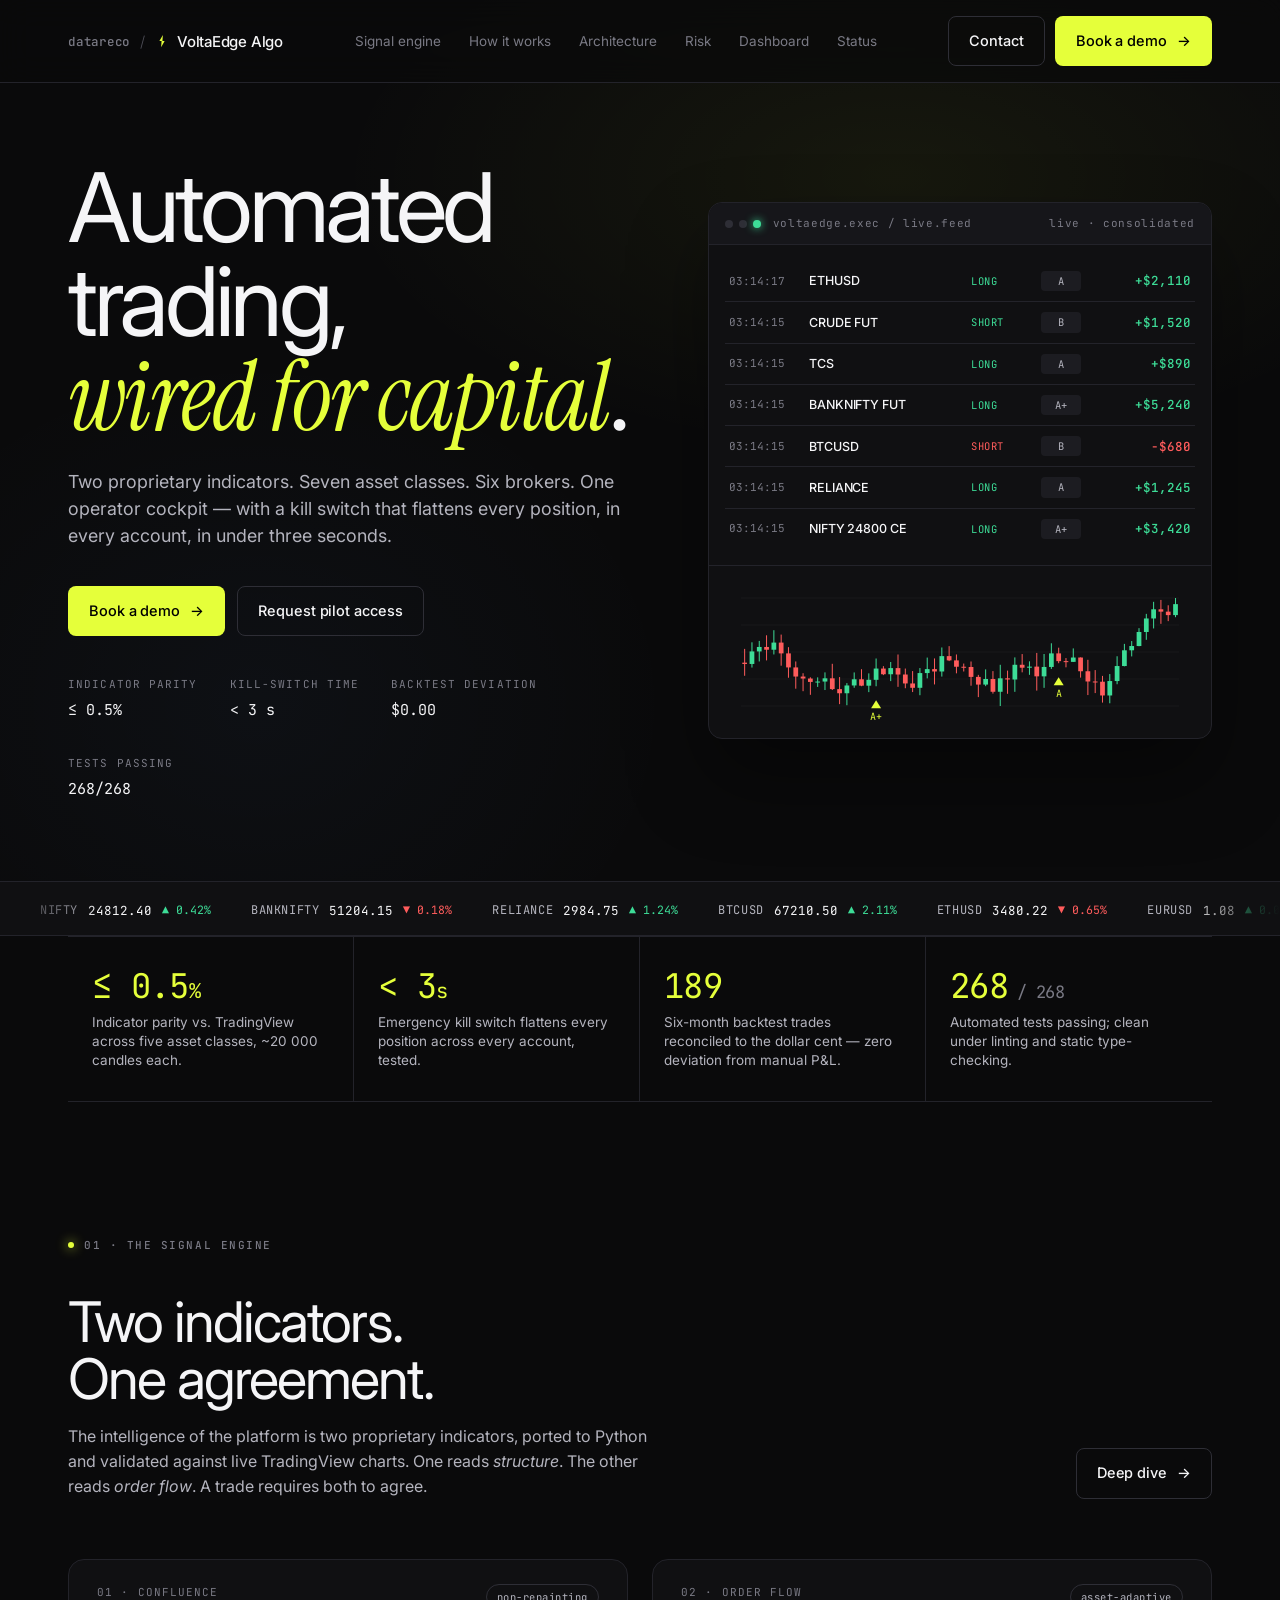
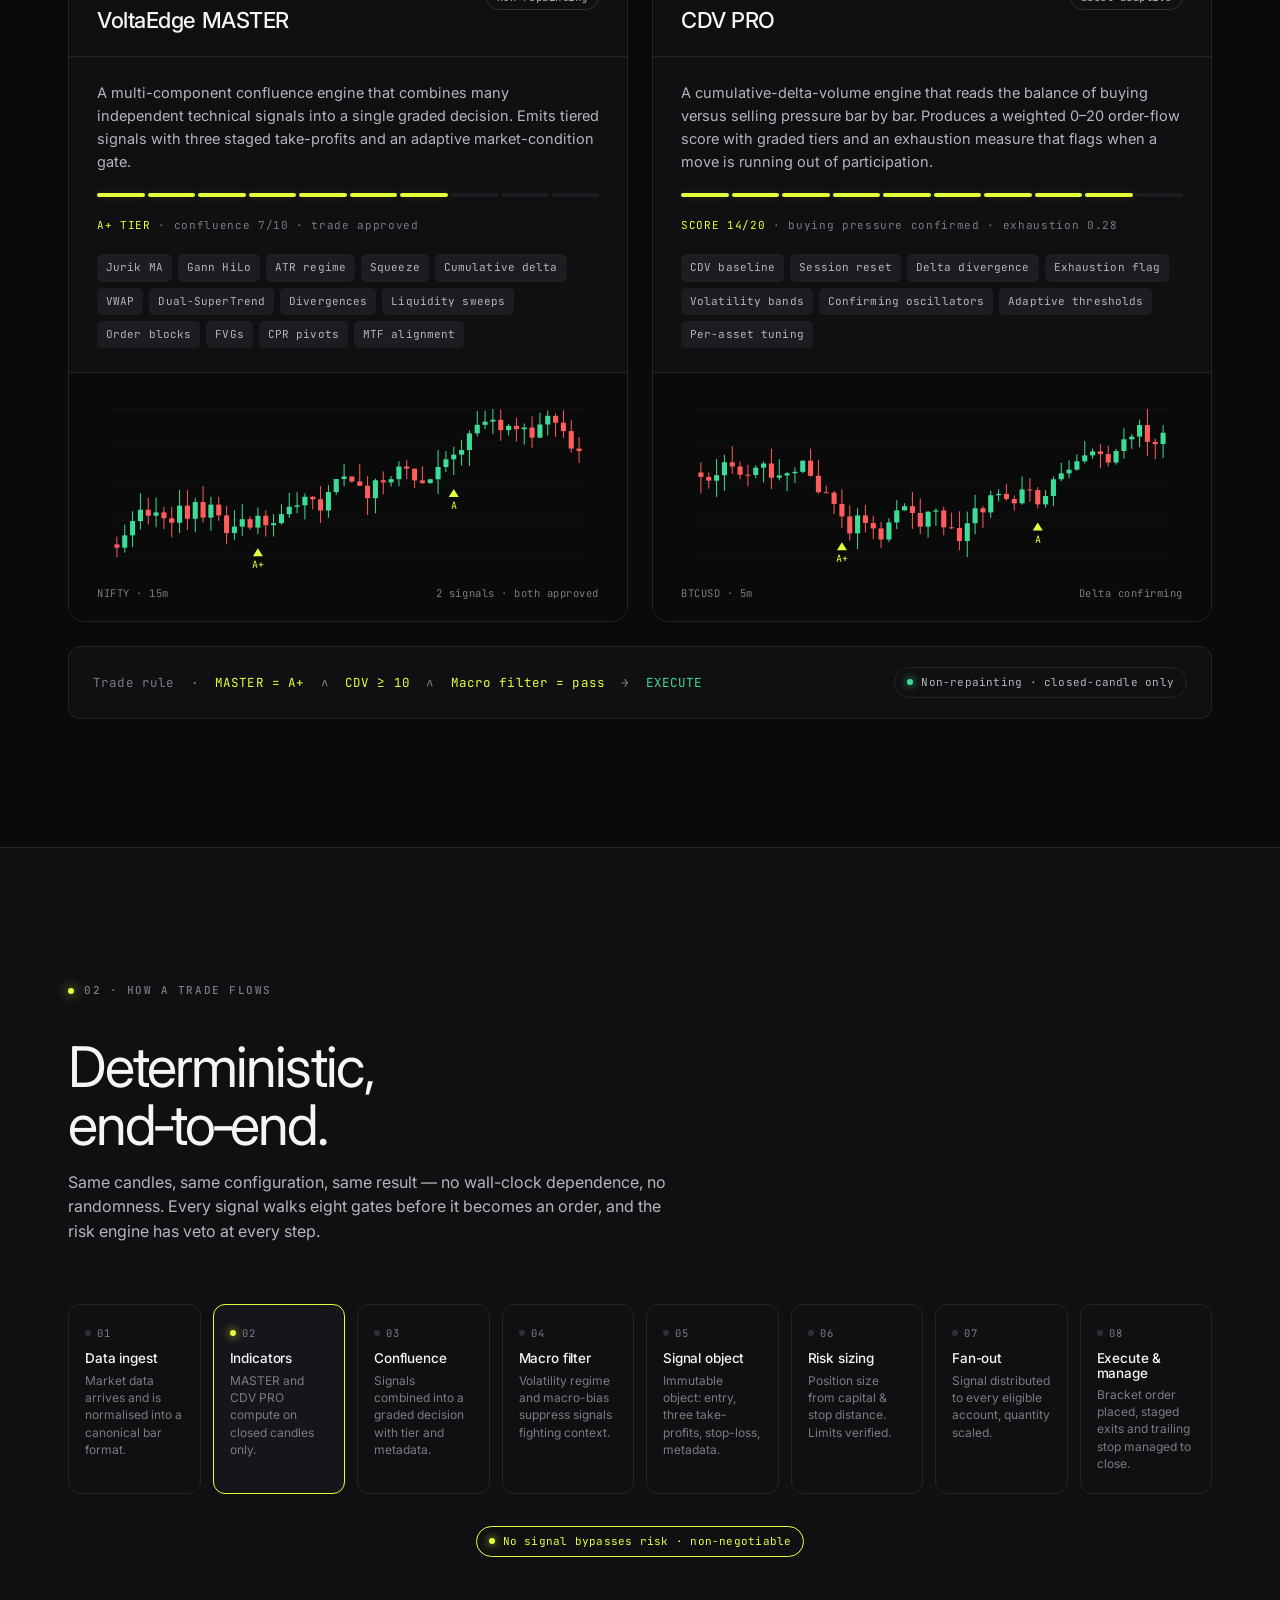
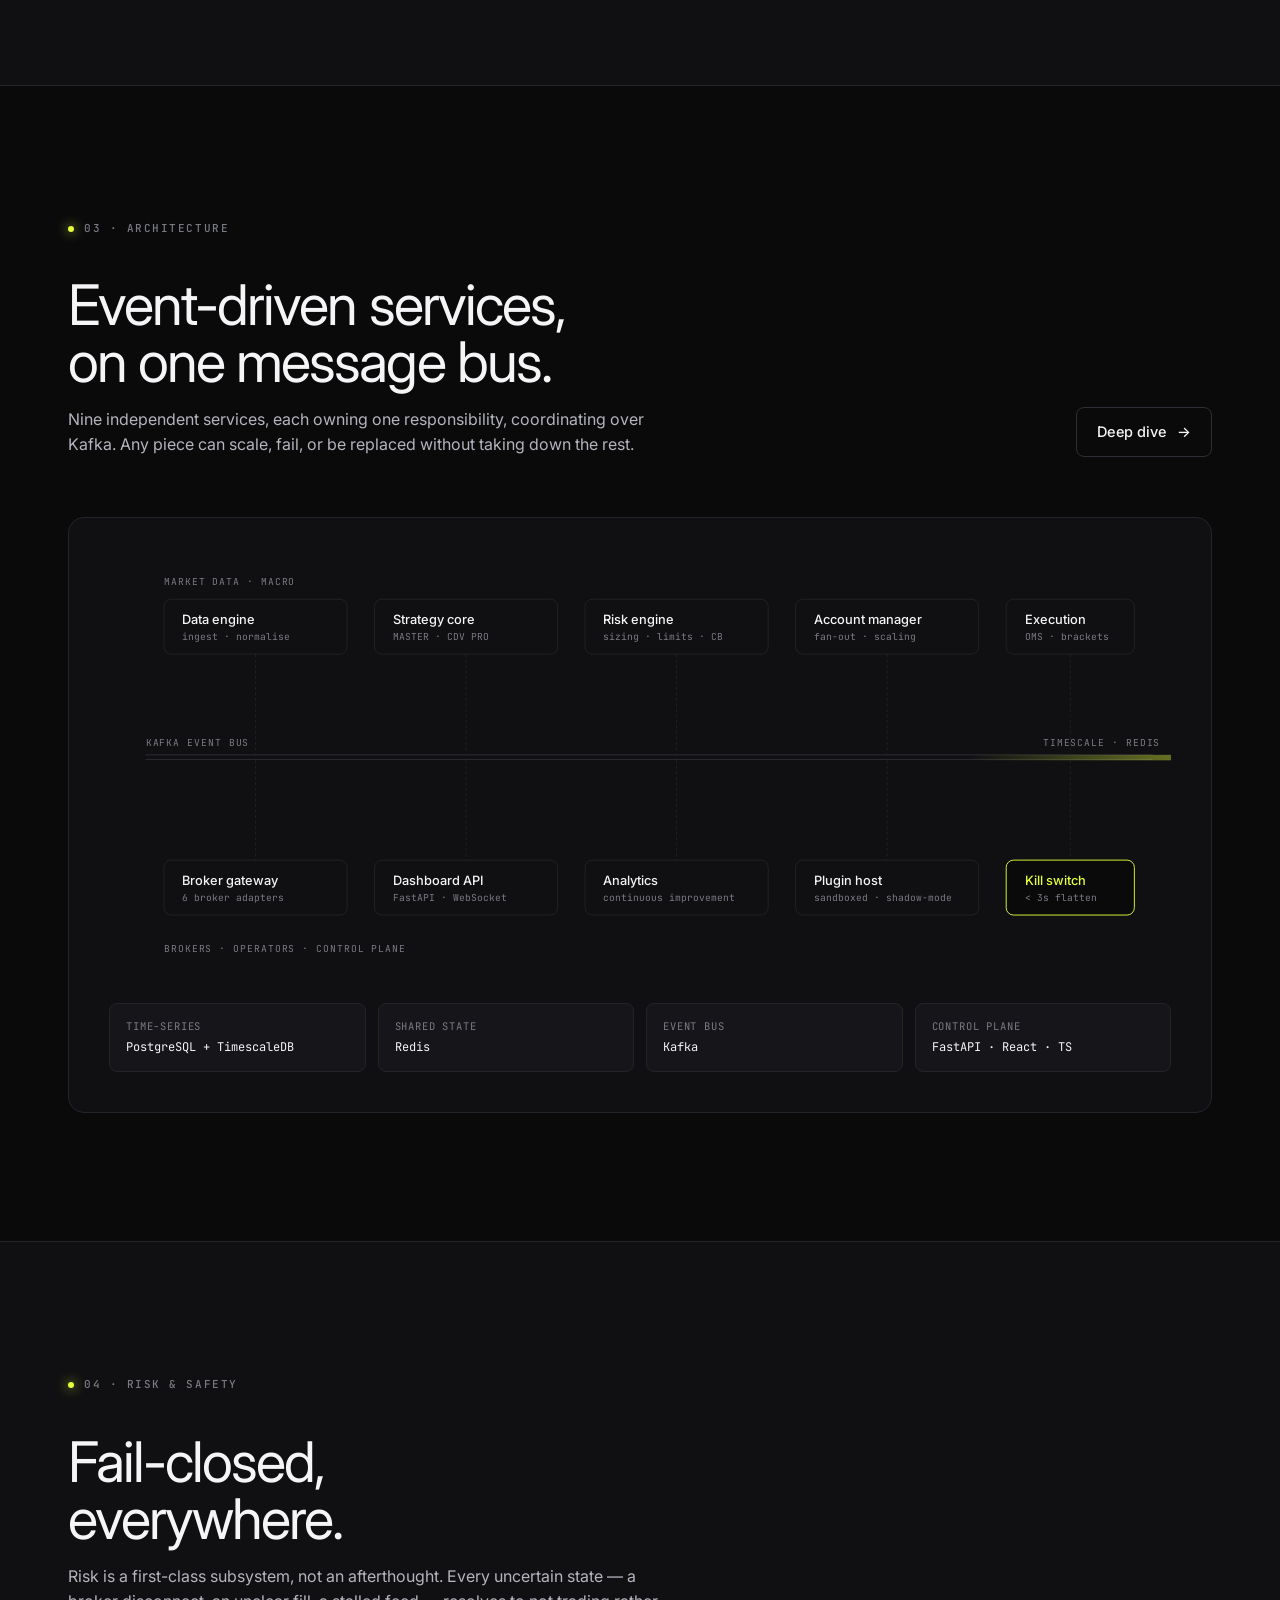
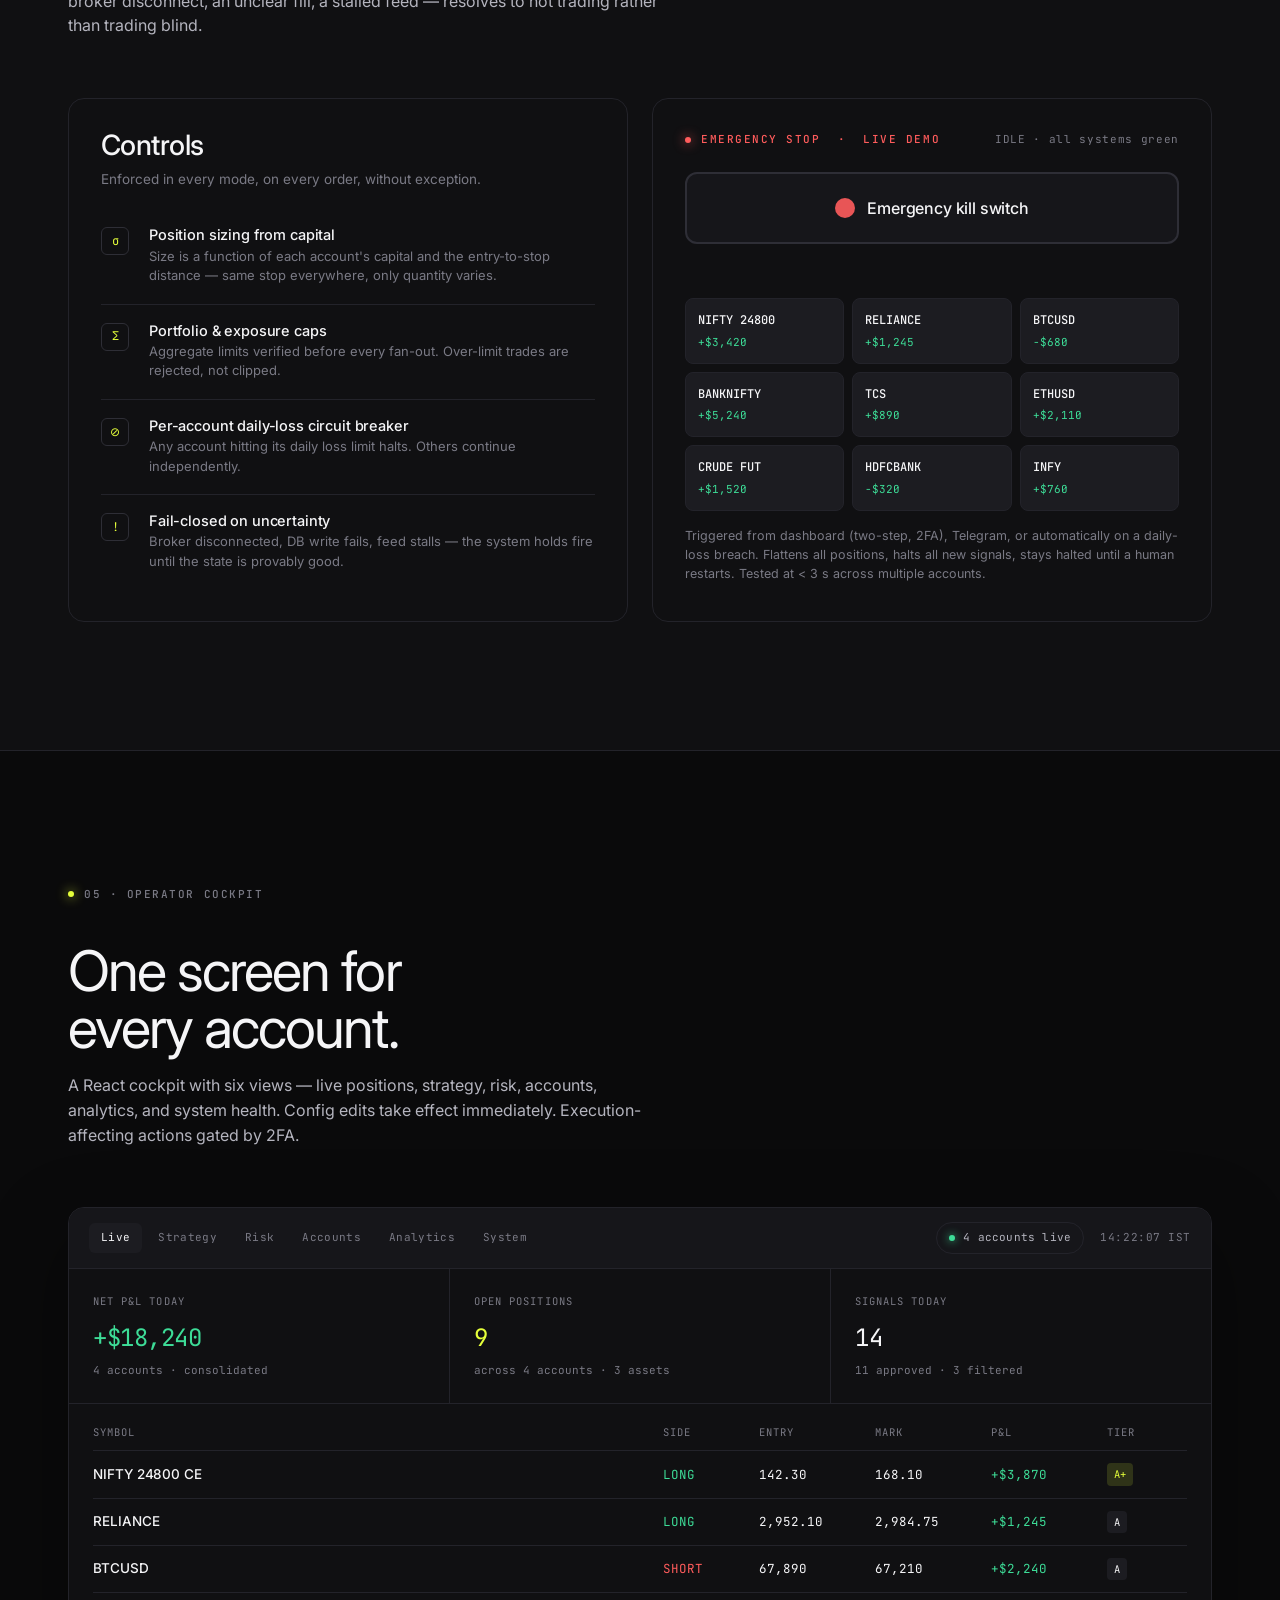
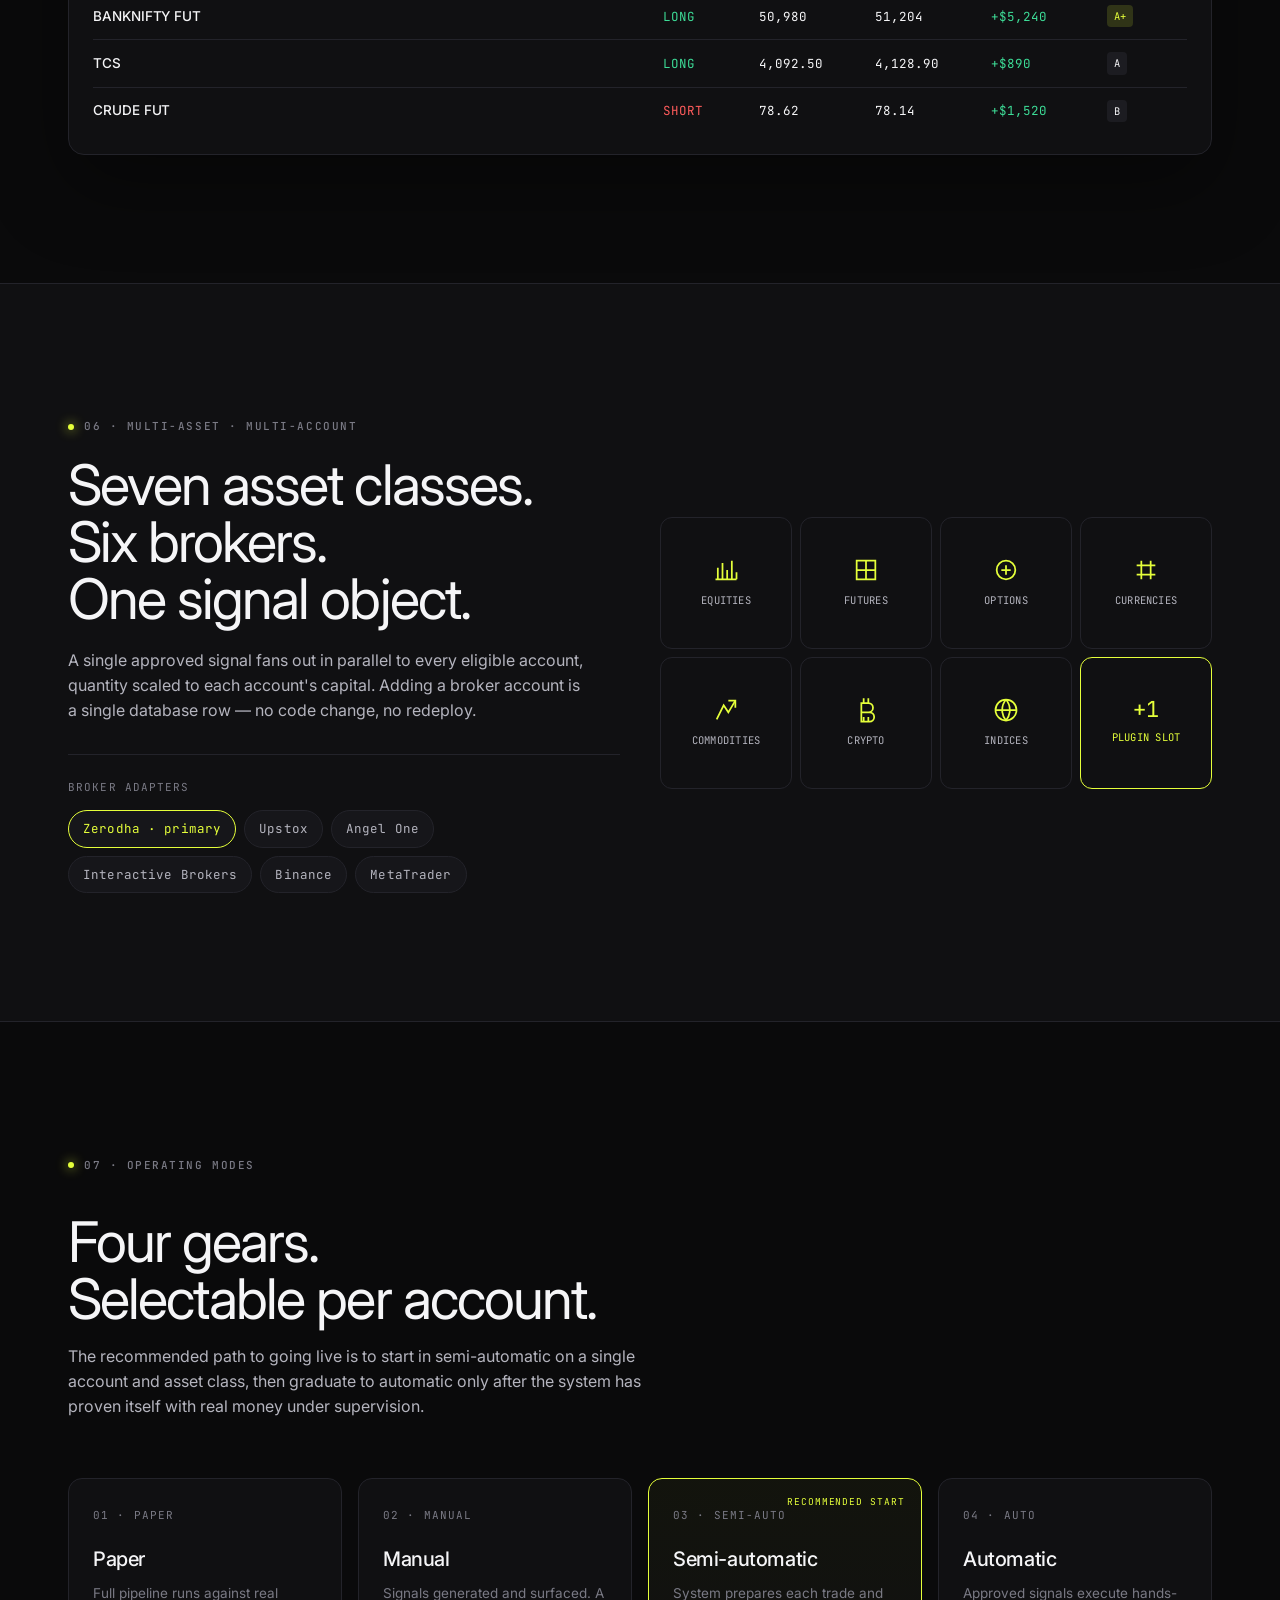
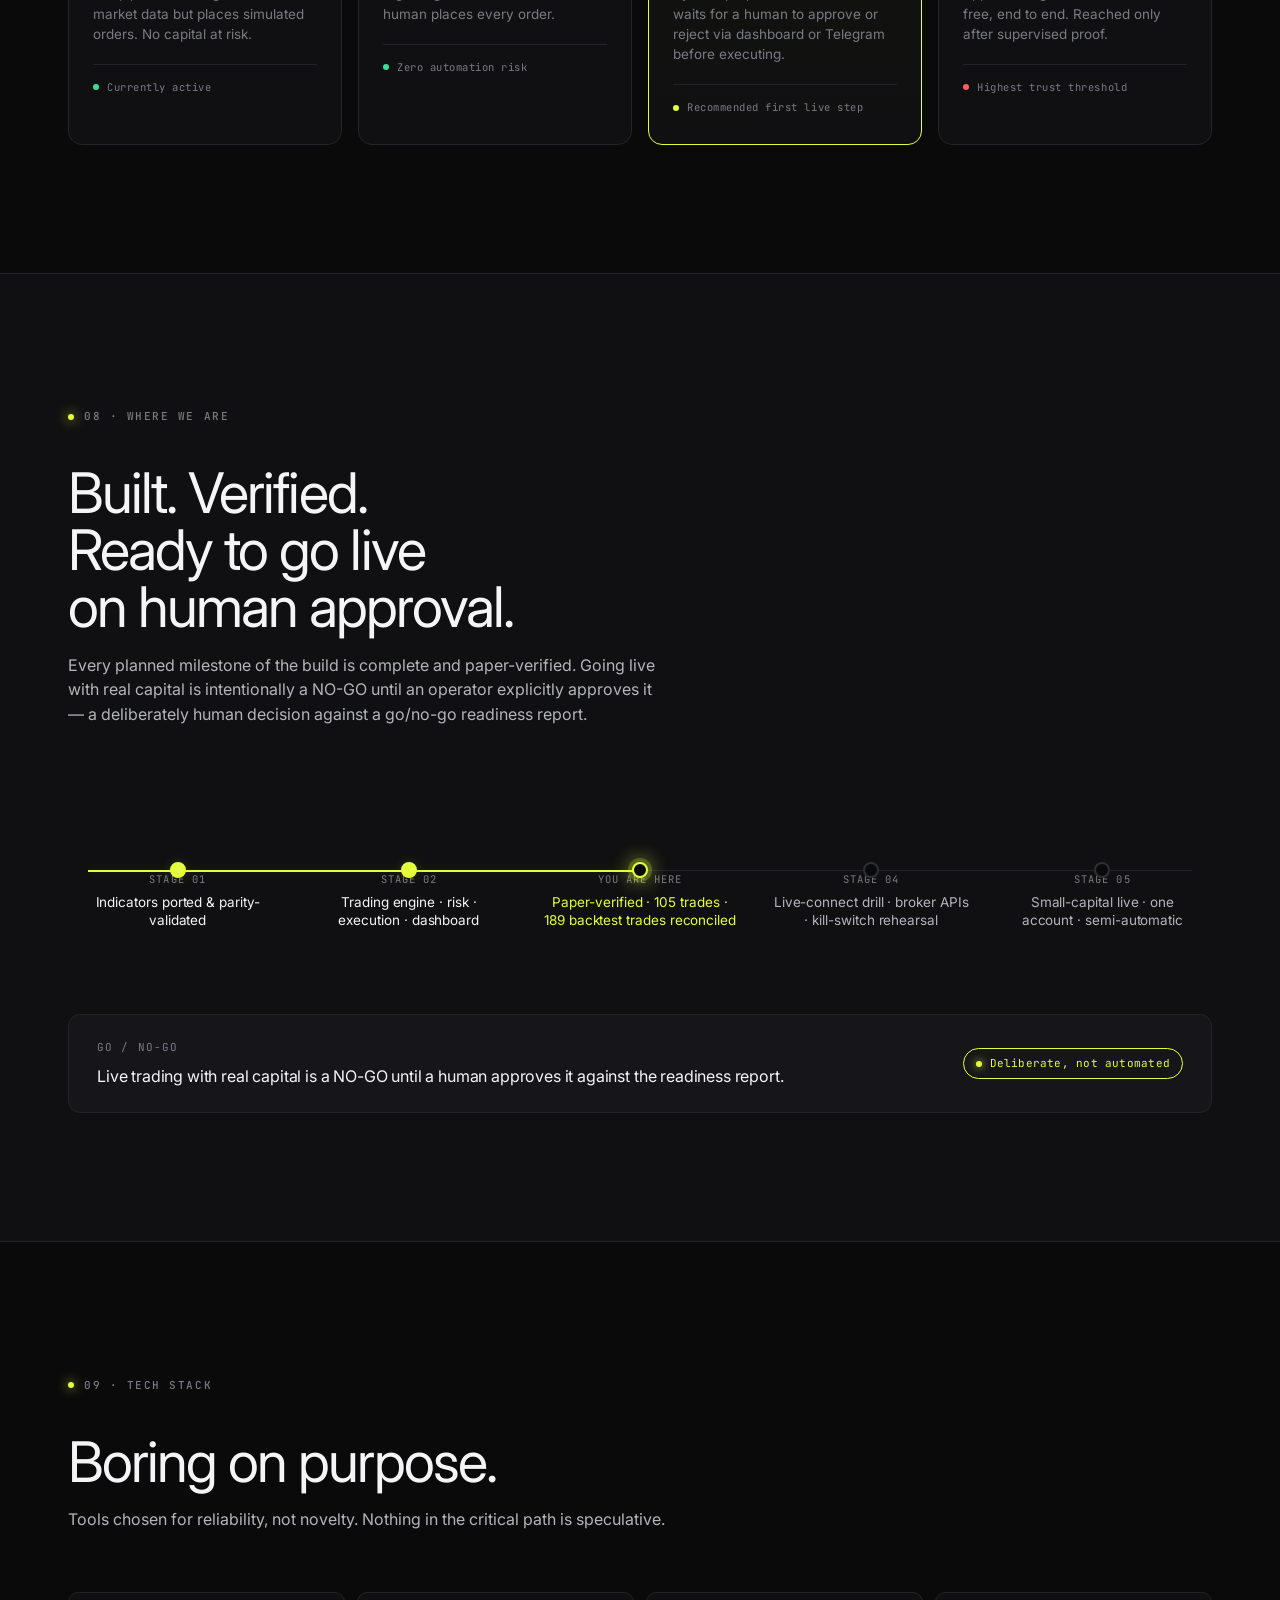
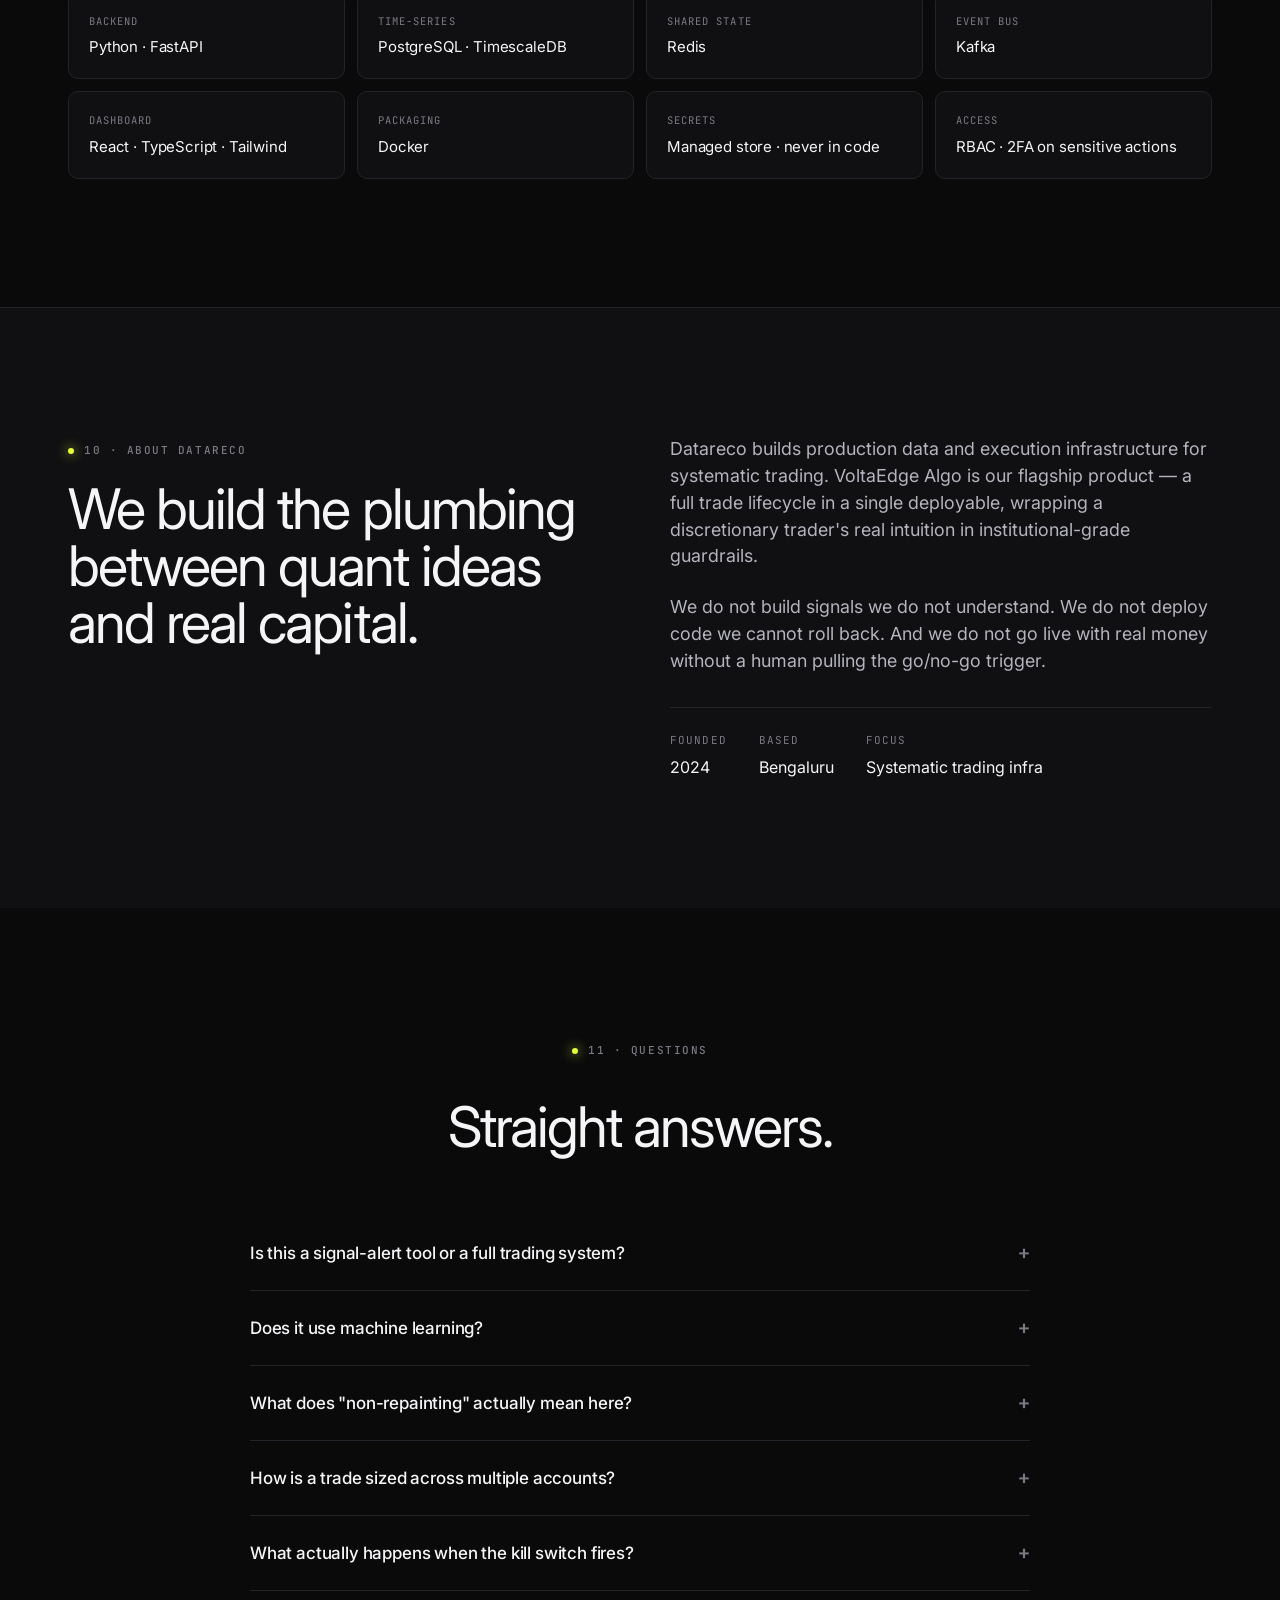
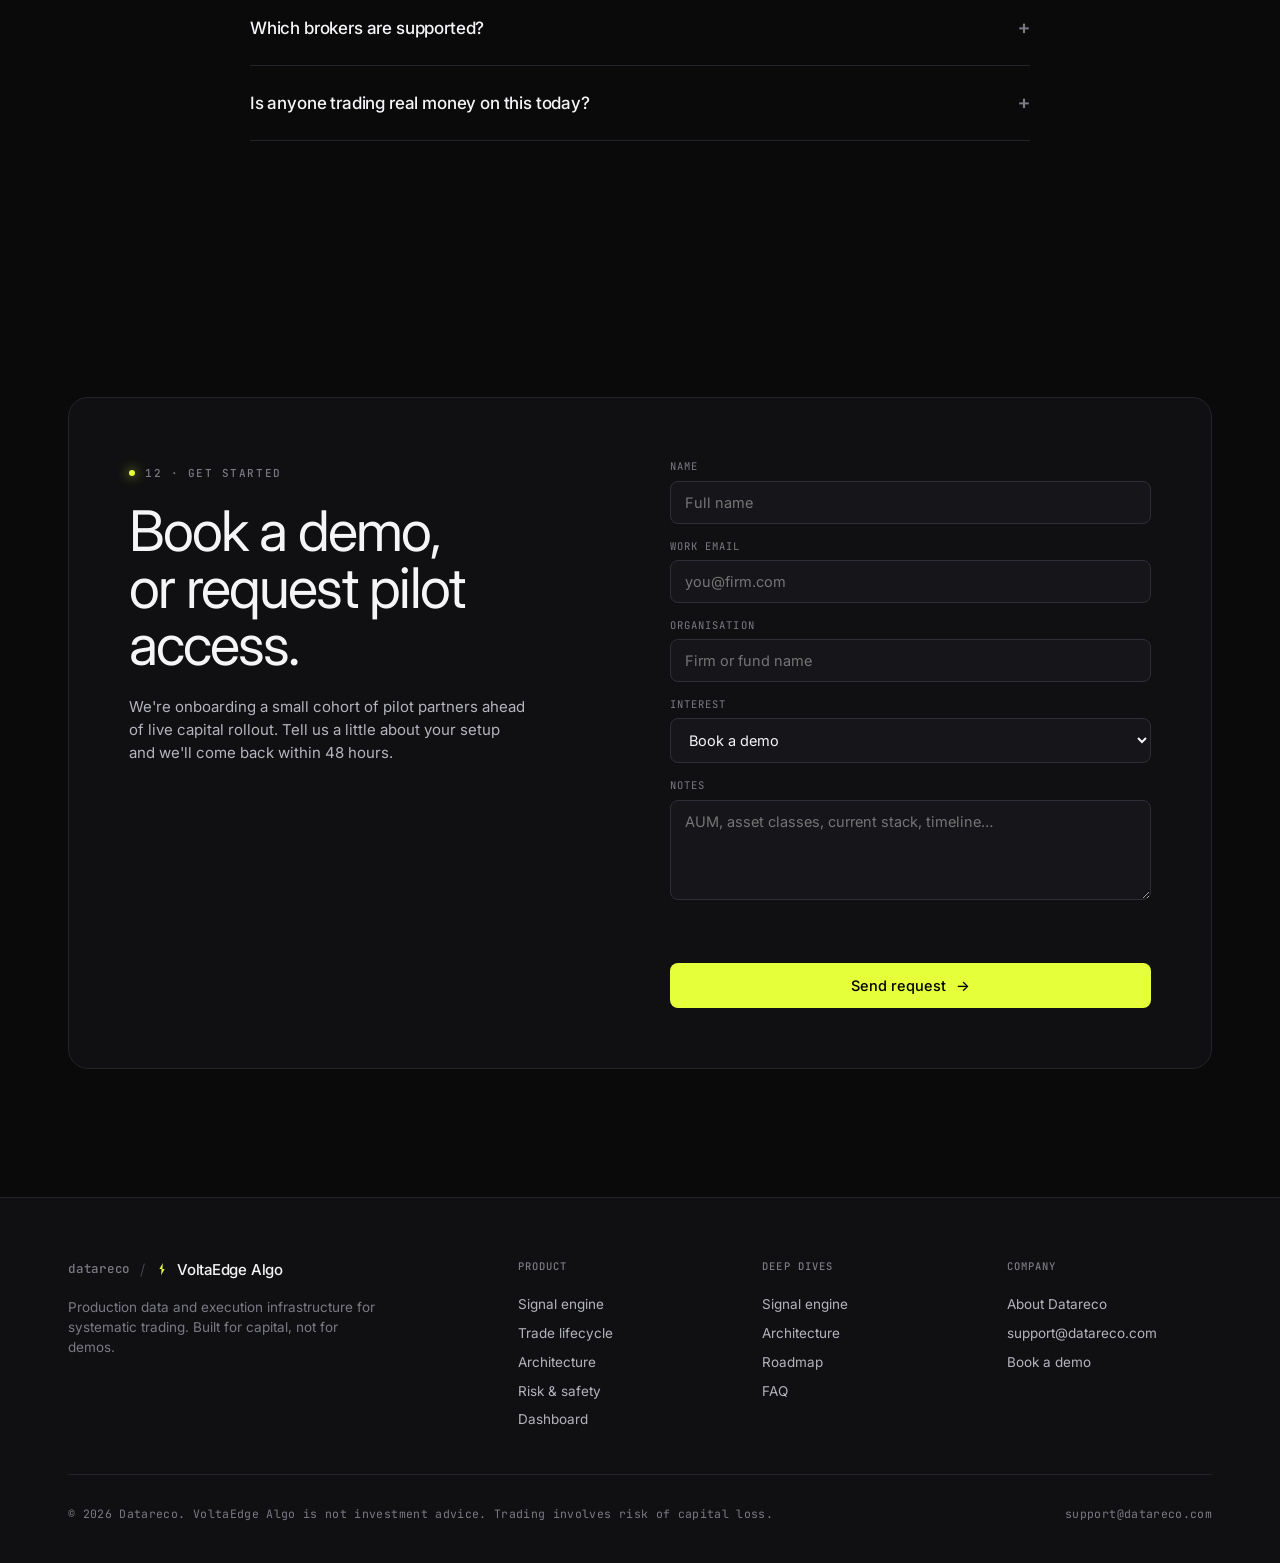
<file: index.html>
<!doctype html>
<html lang="en">
<head>
<meta charset="utf-8" />
<meta name="viewport" content="width=device-width, initial-scale=1" />
<title>VoltaEdge Algo | Automated Trading Infrastructure by Datareco</title>
<meta name="description" content="VoltaEdge Algo is a deterministic automated trading infrastructure platform with non-repainting signals, multi-broker execution, and a sub-3-second kill switch. Book a demo." />
<meta name="robots" content="index,follow,max-image-preview:large" />
<link rel="canonical" href="https://datareco.tech/" />
<link rel="icon" href="assets/voltaedge-mark.svg" type="image/svg+xml" />
<meta property="og:type" content="website" />
<meta property="og:site_name" content="Datareco" />
<meta property="og:title" content="VoltaEdge Algo | Automated Trading Infrastructure by Datareco" />
<meta property="og:description" content="Deterministic automated trading infrastructure with non-repainting signals, multi-broker execution, and a sub-3-second kill switch." />
<meta property="og:url" content="https://datareco.tech/" />
<meta property="og:image" content="https://datareco.tech/assets/voltaedge-mark.svg" />
<meta name="twitter:card" content="summary" />
<meta name="twitter:title" content="VoltaEdge Algo | Automated Trading Infrastructure by Datareco" />
<meta name="twitter:description" content="Deterministic automated trading infrastructure with non-repainting signals, multi-broker execution, and a sub-3-second kill switch." />
<meta name="twitter:image" content="https://datareco.tech/assets/voltaedge-mark.svg" />
<link rel="preconnect" href="https://fonts.googleapis.com" />
<link rel="preconnect" href="https://fonts.gstatic.com" crossorigin />
<link href="https://fonts.googleapis.com/css2?family=Inter:wght@300;400;500;600;700&family=JetBrains+Mono:wght@400;500&family=Instrument+Serif:ital@0;1&display=swap" rel="stylesheet" />
<link rel="stylesheet" href="assets/styles.css" />
<link rel="stylesheet" href="assets/site.css" />
</head>
<body>

<!-- =========================================================
     NAV
========================================================= -->
<nav class="nav">
  <div class="wrap nav-inner">
    <div class="nav-left">
      <a href="index.html" class="nav-brand">
        <span class="nav-brand-parent">datareco</span>
        <span class="nav-brand-sep">/</span>
        <span class="nav-brand-product">
          <svg width="14" height="14" viewBox="0 0 32 32" style="margin-right:2px"><path d="M18 2L10 16H15L14 30L22 16H17L18 2Z" fill="#E5FF3A"/></svg>
          VoltaEdge Algo
        </span>
      </a>
    </div>
    <div class="nav-links">
      <a href="#engine">Signal engine</a>
      <a href="#lifecycle">How it works</a>
      <a href="#architecture">Architecture</a>
      <a href="#risk">Risk</a>
      <a href="#dashboard">Dashboard</a>
      <a href="#roadmap">Status</a>
    </div>
    <div class="nav-cta">
      <a href="#contact" class="btn btn-ghost">Contact</a>
      <a href="#contact" class="btn btn-primary">Book a demo <span class="btn-arrow">→</span></a>
    </div>
  </div>
</nav>

<!-- =========================================================
     HERO
========================================================= -->
<section class="hero">
  <div class="wrap hero-grid">
    <div>
      <h1 class="h-display">
        Automated trading,<br />
        <span class="accent">wired for capital</span>.
      </h1>
      <p class="body-lg hero-sub">
        Two proprietary indicators. Seven asset classes. Six brokers.
        One operator cockpit &mdash; with a kill switch that flattens
        every position, in every account, in under three seconds.
      </p>
      <div class="hero-ctas">
        <a href="#contact" class="btn btn-primary">Book a demo <span class="btn-arrow">→</span></a>
        <a href="#roadmap" class="btn btn-ghost">Request pilot access</a>
      </div>

      <div class="hero-meta">
        <div class="hero-meta-item">
          <div class="k">Indicator parity</div>
          <div class="v">≤ 0.5%</div>
        </div>
        <div class="hero-meta-item">
          <div class="k">Kill-switch time</div>
          <div class="v">&lt; 3 s</div>
        </div>
        <div class="hero-meta-item">
          <div class="k">Backtest deviation</div>
          <div class="v">$0.00</div>
        </div>
        <div class="hero-meta-item">
          <div class="k">Tests passing</div>
          <div class="v">268/268</div>
        </div>
      </div>
    </div>

    <div class="hero-panel">
      <div class="hp-head">
        <div class="hp-head-left">
          <div class="hp-dots">
            <span class="hp-dot"></span>
            <span class="hp-dot"></span>
            <span class="hp-dot live"></span>
          </div>
          <span>voltaedge.exec / live.feed</span>
        </div>
        <span>live · consolidated</span>
      </div>
      <div class="hp-body">
        <div id="pnl-feed" class="pnl-feed"></div>
      </div>
      <div class="hero-chart-wrap">
        <canvas data-candles></canvas>
      </div>
    </div>
  </div>
</section>

<!-- =========================================================
     TICKER
========================================================= -->
<div class="ticker" data-ticker></div>

<!-- =========================================================
     TRUST BAR
========================================================= -->
<div class="wrap">
  <div class="trust">
    <div class="trust-item">
      <div class="n">≤ 0.5<span style="font-size:.6em">%</span></div>
      <div class="l">Indicator parity vs. TradingView across five asset classes, ~20 000 candles each.</div>
    </div>
    <div class="trust-item">
      <div class="n">&lt; 3<span style="font-size:.6em">s</span></div>
      <div class="l">Emergency kill switch flattens every position across every account, tested.</div>
    </div>
    <div class="trust-item">
      <div class="n">189</div>
      <div class="l">Six-month backtest trades reconciled to the dollar cent — zero deviation from manual P&amp;L.</div>
    </div>
    <div class="trust-item">
      <div class="n">268<span class="txt-3" style="font-size:.5em"> / 268</span></div>
      <div class="l">Automated tests passing; clean under linting and static type-checking.</div>
    </div>
  </div>
</div>

<!-- =========================================================
     SIGNAL ENGINE
========================================================= -->
<section class="section" id="engine">
  <div class="wrap">
    <div class="sec-head">
      <div class="sec-head-left">
        <span class="eyebrow">01 · The signal engine</span>
        <h2 class="h-section" style="margin-top:20px;">Two indicators.<br/>One agreement.</h2>
        <p>
          The intelligence of the platform is two proprietary indicators, ported to
          Python and validated against live TradingView charts. One reads
          <em>structure</em>. The other reads <em>order flow</em>. A trade requires
          both to agree.
        </p>
      </div>
      <a href="signal-engine.html" class="btn btn-ghost">Deep dive <span class="btn-arrow">→</span></a>
    </div>

    <div class="sig-grid">
      <div class="sig-card">
        <div class="sig-card-head">
          <div>
            <div class="sig-label">01 · Confluence</div>
            <h3>VoltaEdge MASTER</h3>
          </div>
          <span class="sig-tag">non-repainting</span>
        </div>
        <div class="sig-card-body">
          <p>
            A multi-component confluence engine that combines many independent
            technical signals into a single graded decision. Emits tiered signals
            with three staged take-profits and an adaptive market-condition gate.
          </p>
          <div class="gauge" aria-label="Confluence score">
            <span class="gauge-bar on"></span><span class="gauge-bar on"></span>
            <span class="gauge-bar on"></span><span class="gauge-bar on"></span>
            <span class="gauge-bar on"></span><span class="gauge-bar on"></span>
            <span class="gauge-bar on"></span><span class="gauge-bar"></span>
            <span class="gauge-bar"></span><span class="gauge-bar"></span>
          </div>
          <div style="font-family:var(--font-mono);font-size:11px;color:var(--text-3);letter-spacing:.06em;margin-bottom:14px;">
            <span class="txt-volt">A+ TIER</span> · confluence 7/10 · trade approved
          </div>
          <div class="sig-components">
            <span class="sig-comp">Jurik MA</span>
            <span class="sig-comp">Gann HiLo</span>
            <span class="sig-comp">ATR regime</span>
            <span class="sig-comp">Squeeze</span>
            <span class="sig-comp">Cumulative delta</span>
            <span class="sig-comp">VWAP</span>
            <span class="sig-comp">Dual-SuperTrend</span>
            <span class="sig-comp">Divergences</span>
            <span class="sig-comp">Liquidity sweeps</span>
            <span class="sig-comp">Order blocks</span>
            <span class="sig-comp">FVGs</span>
            <span class="sig-comp">CPR pivots</span>
            <span class="sig-comp">MTF alignment</span>
          </div>
        </div>
        <div class="sig-chart-wrap">
          <canvas data-candles></canvas>
          <div class="sig-chart-caption">
            <span>NIFTY · 15m</span>
            <span>2 signals · both approved</span>
          </div>
        </div>
      </div>

      <div class="sig-card">
        <div class="sig-card-head">
          <div>
            <div class="sig-label">02 · Order flow</div>
            <h3>CDV PRO</h3>
          </div>
          <span class="sig-tag">asset-adaptive</span>
        </div>
        <div class="sig-card-body">
          <p>
            A cumulative-delta-volume engine that reads the balance of buying versus
            selling pressure bar by bar. Produces a weighted 0–20 order-flow score
            with graded tiers and an exhaustion measure that flags when a move is
            running out of participation.
          </p>
          <div class="gauge" aria-label="Order-flow score">
            <span class="gauge-bar on"></span><span class="gauge-bar on"></span>
            <span class="gauge-bar on"></span><span class="gauge-bar on"></span>
            <span class="gauge-bar on"></span><span class="gauge-bar on"></span>
            <span class="gauge-bar on"></span><span class="gauge-bar on"></span>
            <span class="gauge-bar on"></span><span class="gauge-bar"></span>
          </div>
          <div style="font-family:var(--font-mono);font-size:11px;color:var(--text-3);letter-spacing:.06em;margin-bottom:14px;">
            <span class="txt-volt">SCORE 14/20</span> · buying pressure confirmed · exhaustion 0.28
          </div>
          <div class="sig-components">
            <span class="sig-comp">CDV baseline</span>
            <span class="sig-comp">Session reset</span>
            <span class="sig-comp">Delta divergence</span>
            <span class="sig-comp">Exhaustion flag</span>
            <span class="sig-comp">Volatility bands</span>
            <span class="sig-comp">Confirming oscillators</span>
            <span class="sig-comp">Adaptive thresholds</span>
            <span class="sig-comp">Per-asset tuning</span>
          </div>
        </div>
        <div class="sig-chart-wrap">
          <canvas data-candles></canvas>
          <div class="sig-chart-caption">
            <span>BTCUSD · 5m</span>
            <span>Delta confirming</span>
          </div>
        </div>
      </div>
    </div>

    <div style="margin-top:24px;padding:20px 24px;background:var(--bg-1);border:1px solid var(--border);border-radius:12px;display:flex;justify-content:space-between;align-items:center;gap:20px;flex-wrap:wrap;">
      <div style="font-family:var(--font-mono);font-size:12.5px;color:var(--text-2);letter-spacing:0.01em;">
        <span class="txt-3">Trade rule &nbsp;·&nbsp;</span>
        <span class="txt-volt">MASTER = A+</span>
        <span class="txt-3">&nbsp;∧&nbsp;</span>
        <span class="txt-volt">CDV ≥ 10</span>
        <span class="txt-3">&nbsp;∧&nbsp;</span>
        <span class="txt-volt">Macro filter = pass</span>
        <span class="txt-3">&nbsp;→&nbsp;</span>
        <span class="txt-up">EXECUTE</span>
      </div>
      <div class="pill"><span class="pill-dot"></span>Non-repainting · closed-candle only</div>
    </div>
  </div>
</section>

<!-- =========================================================
     TRADE LIFECYCLE
========================================================= -->
<section class="section" id="lifecycle" style="background: var(--bg-1); border-top:1px solid var(--border); border-bottom:1px solid var(--border);">
  <div class="wrap">
    <div class="sec-head">
      <div class="sec-head-left">
        <span class="eyebrow">02 · How a trade flows</span>
        <h2 class="h-section" style="margin-top:20px;">Deterministic,<br/>end&#8209;to&#8209;end.</h2>
        <p>
          Same candles, same configuration, same result — no wall-clock dependence,
          no randomness. Every signal walks eight gates before it becomes an order,
          and the risk engine has veto at every step.
        </p>
      </div>
    </div>

    <div class="lc-track">
      <div class="lc-stage active">
        <div class="lc-num"><span class="lc-num-dot"></span>01</div>
        <h4>Data ingest</h4>
        <p>Market data arrives and is normalised into a canonical bar format.</p>
      </div>
      <div class="lc-stage">
        <div class="lc-num"><span class="lc-num-dot"></span>02</div>
        <h4>Indicators</h4>
        <p>MASTER and CDV PRO compute on closed candles only.</p>
      </div>
      <div class="lc-stage">
        <div class="lc-num"><span class="lc-num-dot"></span>03</div>
        <h4>Confluence</h4>
        <p>Signals combined into a graded decision with tier and metadata.</p>
      </div>
      <div class="lc-stage">
        <div class="lc-num"><span class="lc-num-dot"></span>04</div>
        <h4>Macro filter</h4>
        <p>Volatility regime and macro-bias suppress signals fighting context.</p>
      </div>
      <div class="lc-stage">
        <div class="lc-num"><span class="lc-num-dot"></span>05</div>
        <h4>Signal object</h4>
        <p>Immutable object: entry, three take-profits, stop-loss, metadata.</p>
      </div>
      <div class="lc-stage">
        <div class="lc-num"><span class="lc-num-dot"></span>06</div>
        <h4>Risk sizing</h4>
        <p>Position size from capital &amp; stop distance. Limits verified.</p>
      </div>
      <div class="lc-stage">
        <div class="lc-num"><span class="lc-num-dot"></span>07</div>
        <h4>Fan-out</h4>
        <p>Signal distributed to every eligible account, quantity scaled.</p>
      </div>
      <div class="lc-stage">
        <div class="lc-num"><span class="lc-num-dot"></span>08</div>
        <h4>Execute &amp; manage</h4>
        <p>Bracket order placed, staged exits and trailing stop managed to close.</p>
      </div>
    </div>

    <div style="margin-top:32px;text-align:center;">
      <span class="pill" style="border-color:var(--volt);color:var(--volt);">
        <span class="pill-dot" style="background:var(--volt);box-shadow:0 0 8px var(--volt);"></span>
        No signal bypasses risk · non-negotiable
      </span>
    </div>
  </div>
</section>

<!-- =========================================================
     ARCHITECTURE
========================================================= -->
<section class="section" id="architecture">
  <div class="wrap">
    <div class="sec-head">
      <div class="sec-head-left">
        <span class="eyebrow">03 · Architecture</span>
        <h2 class="h-section" style="margin-top:20px;">Event-driven services,<br/>on one message bus.</h2>
        <p>
          Nine independent services, each owning one responsibility, coordinating
          over Kafka. Any piece can scale, fail, or be replaced without taking
          down the rest.
        </p>
      </div>
      <a href="architecture.html" class="btn btn-ghost">Deep dive <span class="btn-arrow">→</span></a>
    </div>

    <div class="arch-wrap">
      <svg class="arch-svg" viewBox="0 0 1160 460" xmlns="http://www.w3.org/2000/svg">
        <defs>
          <linearGradient id="busGrad" x1="0" x2="1" y1="0" y2="0">
            <stop offset="0%" stop-color="#E5FF3A" stop-opacity="0"/>
            <stop offset="50%" stop-color="#E5FF3A" stop-opacity="1"/>
            <stop offset="100%" stop-color="#E5FF3A" stop-opacity="0"/>
          </linearGradient>
        </defs>

        <!-- Top row: Ingest -->
        <g font-family="'JetBrains Mono', monospace" font-size="10.5" fill="#7A7A85" letter-spacing="1">
          <text x="60" y="30">MARKET DATA · MACRO</text>
        </g>
        <g>
          <rect x="60" y="45" width="200" height="60" rx="8" fill="#101012" stroke="#23232A"/>
          <text x="80" y="72" fill="#F5F5F7" font-family="Inter" font-size="14" font-weight="500">Data engine</text>
          <text x="80" y="90" fill="#7A7A85" font-family="'JetBrains Mono', monospace" font-size="10.5">ingest · normalise</text>
        </g>
        <g>
          <rect x="290" y="45" width="200" height="60" rx="8" fill="#101012" stroke="#23232A"/>
          <text x="310" y="72" fill="#F5F5F7" font-family="Inter" font-size="14" font-weight="500">Strategy core</text>
          <text x="310" y="90" fill="#7A7A85" font-family="'JetBrains Mono', monospace" font-size="10.5">MASTER · CDV PRO</text>
        </g>
        <g>
          <rect x="520" y="45" width="200" height="60" rx="8" fill="#101012" stroke="#23232A"/>
          <text x="540" y="72" fill="#F5F5F7" font-family="Inter" font-size="14" font-weight="500">Risk engine</text>
          <text x="540" y="90" fill="#7A7A85" font-family="'JetBrains Mono', monospace" font-size="10.5">sizing · limits · CB</text>
        </g>
        <g>
          <rect x="750" y="45" width="200" height="60" rx="8" fill="#101012" stroke="#23232A"/>
          <text x="770" y="72" fill="#F5F5F7" font-family="Inter" font-size="14" font-weight="500">Account manager</text>
          <text x="770" y="90" fill="#7A7A85" font-family="'JetBrains Mono', monospace" font-size="10.5">fan-out · scaling</text>
        </g>
        <g>
          <rect x="980" y="45" width="140" height="60" rx="8" fill="#101012" stroke="#23232A"/>
          <text x="1000" y="72" fill="#F5F5F7" font-family="Inter" font-size="14" font-weight="500">Execution</text>
          <text x="1000" y="90" fill="#7A7A85" font-family="'JetBrains Mono', monospace" font-size="10.5">OMS · brackets</text>
        </g>

        <!-- Bus -->
        <line x1="40" y1="215" x2="1140" y2="215" stroke="#2E2E36" stroke-width="1"/>
        <line x1="40" y1="220" x2="1140" y2="220" stroke="#2E2E36" stroke-width="1"/>
        <rect x="40" y="215" width="1100" height="6" fill="url(#busGrad)">
          <animate attributeName="x" from="-200" to="1140" dur="4s" repeatCount="indefinite"/>
        </rect>
        <text x="40" y="205" fill="#7A7A85" font-family="'JetBrains Mono', monospace" font-size="10.5" letter-spacing="1">KAFKA EVENT BUS</text>
        <text x="1020" y="205" fill="#7A7A85" font-family="'JetBrains Mono', monospace" font-size="10.5" letter-spacing="1">TIMESCALE · REDIS</text>

        <!-- Connectors down from top row -->
        <g stroke="#23232A" stroke-width="1" stroke-dasharray="3 3">
          <line x1="160" y1="105" x2="160" y2="215"/>
          <line x1="390" y1="105" x2="390" y2="215"/>
          <line x1="620" y1="105" x2="620" y2="215"/>
          <line x1="850" y1="105" x2="850" y2="215"/>
          <line x1="1050" y1="105" x2="1050" y2="215"/>
        </g>
        <!-- Connectors down to bottom row -->
        <g stroke="#23232A" stroke-width="1" stroke-dasharray="3 3">
          <line x1="160" y1="221" x2="160" y2="330"/>
          <line x1="390" y1="221" x2="390" y2="330"/>
          <line x1="620" y1="221" x2="620" y2="330"/>
          <line x1="850" y1="221" x2="850" y2="330"/>
          <line x1="1050" y1="221" x2="1050" y2="330"/>
        </g>

        <!-- Bottom row -->
        <g>
          <rect x="60" y="330" width="200" height="60" rx="8" fill="#101012" stroke="#23232A"/>
          <text x="80" y="357" fill="#F5F5F7" font-family="Inter" font-size="14" font-weight="500">Broker gateway</text>
          <text x="80" y="375" fill="#7A7A85" font-family="'JetBrains Mono', monospace" font-size="10.5">6 broker adapters</text>
        </g>
        <g>
          <rect x="290" y="330" width="200" height="60" rx="8" fill="#101012" stroke="#23232A"/>
          <text x="310" y="357" fill="#F5F5F7" font-family="Inter" font-size="14" font-weight="500">Dashboard API</text>
          <text x="310" y="375" fill="#7A7A85" font-family="'JetBrains Mono', monospace" font-size="10.5">FastAPI · WebSocket</text>
        </g>
        <g>
          <rect x="520" y="330" width="200" height="60" rx="8" fill="#101012" stroke="#23232A"/>
          <text x="540" y="357" fill="#F5F5F7" font-family="Inter" font-size="14" font-weight="500">Analytics</text>
          <text x="540" y="375" fill="#7A7A85" font-family="'JetBrains Mono', monospace" font-size="10.5">continuous improvement</text>
        </g>
        <g>
          <rect x="750" y="330" width="200" height="60" rx="8" fill="#101012" stroke="#23232A"/>
          <text x="770" y="357" fill="#F5F5F7" font-family="Inter" font-size="14" font-weight="500">Plugin host</text>
          <text x="770" y="375" fill="#7A7A85" font-family="'JetBrains Mono', monospace" font-size="10.5">sandboxed · shadow-mode</text>
        </g>
        <g>
          <rect x="980" y="330" width="140" height="60" rx="8" fill="#0A0A0B" stroke="#E5FF3A"/>
          <text x="1000" y="357" fill="#E5FF3A" font-family="Inter" font-size="14" font-weight="500">Kill switch</text>
          <text x="1000" y="375" fill="#7A7A85" font-family="'JetBrains Mono', monospace" font-size="10.5">&lt; 3s flatten</text>
        </g>

        <!-- Bottom label -->
        <text x="60" y="430" fill="#7A7A85" font-family="'JetBrains Mono', monospace" font-size="10.5" letter-spacing="1">BROKERS · OPERATORS · CONTROL PLANE</text>
      </svg>

      <div class="arch-stack">
        <div class="arch-stack-item">
          <div class="k">TIME-SERIES</div>
          <div class="v">PostgreSQL + TimescaleDB</div>
        </div>
        <div class="arch-stack-item">
          <div class="k">SHARED STATE</div>
          <div class="v">Redis</div>
        </div>
        <div class="arch-stack-item">
          <div class="k">EVENT BUS</div>
          <div class="v">Kafka</div>
        </div>
        <div class="arch-stack-item">
          <div class="k">CONTROL PLANE</div>
          <div class="v">FastAPI · React · TS</div>
        </div>
      </div>
    </div>
  </div>
</section>

<!-- =========================================================
     RISK
========================================================= -->
<section class="section" id="risk" style="background: var(--bg-1); border-top:1px solid var(--border); border-bottom:1px solid var(--border);">
  <div class="wrap">
    <div class="sec-head">
      <div class="sec-head-left">
        <span class="eyebrow">04 · Risk &amp; safety</span>
        <h2 class="h-section" style="margin-top:20px;">Fail-closed,<br/>everywhere.</h2>
        <p>
          Risk is a first-class subsystem, not an afterthought. Every uncertain
          state — a broker disconnect, an unclear fill, a stalled feed — resolves
          to not trading rather than trading blind.
        </p>
      </div>
    </div>

    <div class="risk-grid">
      <div class="risk-list">
        <h3 class="h-3" style="margin-bottom:8px;">Controls</h3>
        <p class="txt-3" style="font-size:13.5px;margin-bottom:20px;">Enforced in every mode, on every order, without exception.</p>

        <div class="risk-item">
          <div class="risk-item-icon">σ</div>
          <div>
            <h4>Position sizing from capital</h4>
            <p>Size is a function of each account's capital and the entry-to-stop distance — same stop everywhere, only quantity varies.</p>
          </div>
        </div>
        <div class="risk-item">
          <div class="risk-item-icon">Σ</div>
          <div>
            <h4>Portfolio &amp; exposure caps</h4>
            <p>Aggregate limits verified before every fan-out. Over-limit trades are rejected, not clipped.</p>
          </div>
        </div>
        <div class="risk-item">
          <div class="risk-item-icon">⊘</div>
          <div>
            <h4>Per-account daily-loss circuit breaker</h4>
            <p>Any account hitting its daily loss limit halts. Others continue independently.</p>
          </div>
        </div>
        <div class="risk-item">
          <div class="risk-item-icon">!</div>
          <div>
            <h4>Fail-closed on uncertainty</h4>
            <p>Broker disconnected, DB write fails, feed stalls — the system holds fire until the state is provably good.</p>
          </div>
        </div>
      </div>

      <div class="kill-panel">
        <div class="kill-panel-head">
          <span class="eyebrow" style="color:var(--down)">Emergency stop &nbsp;·&nbsp; live demo</span>
          <span class="kill-status" id="kill-status">IDLE · all systems green</span>
        </div>

        <button class="kill-btn" id="kill-btn" type="button">
          <span class="kill-icon" style="background: var(--down)"></span>
          <span class="kill-label">Emergency kill switch</span>
        </button>

        <div class="kill-timer mono" id="kill-timer"></div>

        <div class="kill-positions">
          <div class="kill-pos"><div class="s">NIFTY 24800</div><div class="p mono">+$3,420</div></div>
          <div class="kill-pos"><div class="s">RELIANCE</div><div class="p mono">+$1,245</div></div>
          <div class="kill-pos"><div class="s">BTCUSD</div><div class="p mono">−$680</div></div>
          <div class="kill-pos"><div class="s">BANKNIFTY</div><div class="p mono">+$5,240</div></div>
          <div class="kill-pos"><div class="s">TCS</div><div class="p mono">+$890</div></div>
          <div class="kill-pos"><div class="s">ETHUSD</div><div class="p mono">+$2,110</div></div>
          <div class="kill-pos"><div class="s">CRUDE FUT</div><div class="p mono">+$1,520</div></div>
          <div class="kill-pos"><div class="s">HDFCBANK</div><div class="p mono">−$320</div></div>
          <div class="kill-pos"><div class="s">INFY</div><div class="p mono">+$760</div></div>
        </div>

        <p class="txt-3" style="font-size:12.5px;margin-top:16px;line-height:1.5;">
          Triggered from dashboard (two-step, 2FA), Telegram, or automatically on a
          daily-loss breach. Flattens all positions, halts all new signals, stays halted
          until a human restarts. Tested at &lt; 3 s across multiple accounts.
        </p>
      </div>
    </div>
  </div>
</section>

<!-- =========================================================
     DASHBOARD PREVIEW
========================================================= -->
<section class="section" id="dashboard">
  <div class="wrap">
    <div class="sec-head">
      <div class="sec-head-left">
        <span class="eyebrow">05 · Operator cockpit</span>
        <h2 class="h-section" style="margin-top:20px;">One screen for<br/>every account.</h2>
        <p>
          A React cockpit with six views — live positions, strategy, risk,
          accounts, analytics, and system health. Config edits take effect
          immediately. Execution-affecting actions gated by 2FA.
        </p>
      </div>
    </div>

    <div class="dash">
      <div class="dash-head">
        <div class="dash-tabs">
          <span class="dash-tab active">Live</span>
          <span class="dash-tab">Strategy</span>
          <span class="dash-tab">Risk</span>
          <span class="dash-tab">Accounts</span>
          <span class="dash-tab">Analytics</span>
          <span class="dash-tab">System</span>
        </div>
        <div style="display:flex;gap:16px;align-items:center;">
          <span class="pill"><span class="pill-dot"></span>4 accounts live</span>
          <span style="font-family:var(--font-mono);font-size:11px;color:var(--text-3);letter-spacing:0.05em;">14:22:07 IST</span>
        </div>
      </div>

      <div class="dash-body">
        <div class="dash-cell">
          <div class="k">Net P&amp;L today</div>
          <div class="v up">+$18,240</div>
          <div class="sub">4 accounts · consolidated</div>
        </div>
        <div class="dash-cell">
          <div class="k">Open positions</div>
          <div class="v volt">9</div>
          <div class="sub">across 4 accounts · 3 assets</div>
        </div>
        <div class="dash-cell">
          <div class="k">Signals today</div>
          <div class="v">14</div>
          <div class="sub">11 approved · 3 filtered</div>
        </div>
      </div>

      <div class="dash-positions">
        <div class="dash-positions-head">
          <span>Symbol</span>
          <span>Side</span>
          <span>Entry</span>
          <span>Mark</span>
          <span>P&amp;L</span>
          <span>Tier</span>
        </div>
        <div class="dash-pos-row">
          <span class="dash-pos-sym">NIFTY 24800 CE</span>
          <span class="txt-up">LONG</span>
          <span>142.30</span>
          <span>168.10</span>
          <span class="txt-up">+$3,870</span>
          <span><span class="dash-pos-tier a-plus">A+</span></span>
        </div>
        <div class="dash-pos-row">
          <span class="dash-pos-sym">RELIANCE</span>
          <span class="txt-up">LONG</span>
          <span>2,952.10</span>
          <span>2,984.75</span>
          <span class="txt-up">+$1,245</span>
          <span><span class="dash-pos-tier">A</span></span>
        </div>
        <div class="dash-pos-row">
          <span class="dash-pos-sym">BTCUSD</span>
          <span class="txt-down">SHORT</span>
          <span>67,890</span>
          <span>67,210</span>
          <span class="txt-up">+$2,240</span>
          <span><span class="dash-pos-tier">A</span></span>
        </div>
        <div class="dash-pos-row">
          <span class="dash-pos-sym">BANKNIFTY FUT</span>
          <span class="txt-up">LONG</span>
          <span>50,980</span>
          <span>51,204</span>
          <span class="txt-up">+$5,240</span>
          <span><span class="dash-pos-tier a-plus">A+</span></span>
        </div>
        <div class="dash-pos-row">
          <span class="dash-pos-sym">TCS</span>
          <span class="txt-up">LONG</span>
          <span>4,092.50</span>
          <span>4,128.90</span>
          <span class="txt-up">+$890</span>
          <span><span class="dash-pos-tier">A</span></span>
        </div>
        <div class="dash-pos-row">
          <span class="dash-pos-sym">CRUDE FUT</span>
          <span class="txt-down">SHORT</span>
          <span>78.62</span>
          <span>78.14</span>
          <span class="txt-up">+$1,520</span>
          <span><span class="dash-pos-tier">B</span></span>
        </div>
      </div>
    </div>
  </div>
</section>

<!-- =========================================================
     MULTI-ACCOUNT / MULTI-ASSET
========================================================= -->
<section class="section" id="reach" style="background: var(--bg-1); border-top:1px solid var(--border); border-bottom:1px solid var(--border);">
  <div class="wrap">
    <div class="assets-layout">
      <div>
        <span class="eyebrow">06 · Multi-asset · multi-account</span>
        <h2 class="h-section" style="margin-top:20px;">Seven asset classes.<br/>Six brokers.<br/>One signal object.</h2>
        <p class="txt-2" style="margin-top:20px;font-size:16px;max-width:52ch;">
          A single approved signal fans out in parallel to every eligible
          account, quantity scaled to each account's capital. Adding a broker
          account is a single database row — no code change, no redeploy.
        </p>

        <div class="brokers">
          <div class="brokers-label">Broker adapters</div>
          <div class="brokers-list">
            <span class="broker primary">Zerodha · primary</span>
            <span class="broker">Upstox</span>
            <span class="broker">Angel One</span>
            <span class="broker">Interactive Brokers</span>
            <span class="broker">Binance</span>
            <span class="broker">MetaTrader</span>
          </div>
        </div>
      </div>

      <div class="assets-grid">
        <div class="asset-cell">
          <svg class="ico" viewBox="0 0 24 24" fill="none" stroke="currentColor" stroke-width="1.5"><path d="M3 20h18M5 20V10M9 20V6M13 20v-8M17 20V4M21 20v-6"/></svg>
          <div class="l">EQUITIES</div>
        </div>
        <div class="asset-cell">
          <svg class="ico" viewBox="0 0 24 24" fill="none" stroke="currentColor" stroke-width="1.5"><path d="M4 4h16v16H4z"/><path d="M4 12h16M12 4v16"/></svg>
          <div class="l">FUTURES</div>
        </div>
        <div class="asset-cell">
          <svg class="ico" viewBox="0 0 24 24" fill="none" stroke="currentColor" stroke-width="1.5"><circle cx="12" cy="12" r="8"/><path d="M12 8v8M8 12h8"/></svg>
          <div class="l">OPTIONS</div>
        </div>
        <div class="asset-cell">
          <svg class="ico" viewBox="0 0 24 24" fill="none" stroke="currentColor" stroke-width="1.5"><path d="M4 8h16M4 16h16"/><path d="M8 4v16M16 4v16"/></svg>
          <div class="l">CURRENCIES</div>
        </div>
        <div class="asset-cell">
          <svg class="ico" viewBox="0 0 24 24" fill="none" stroke="currentColor" stroke-width="1.5"><path d="M4 20L10 8l4 6 6-10"/><path d="M14 4h6v6"/></svg>
          <div class="l">COMMODITIES</div>
        </div>
        <div class="asset-cell">
          <svg class="ico" viewBox="0 0 24 24" fill="none" stroke="currentColor" stroke-width="1.5"><path d="M8 6h6a4 4 0 010 8H8V6zM8 14h7a4 4 0 010 8H8v-8zM10 2v4M14 2v4M10 22v-4M14 22v-4"/></svg>
          <div class="l">CRYPTO</div>
        </div>
        <div class="asset-cell">
          <svg class="ico" viewBox="0 0 24 24" fill="none" stroke="currentColor" stroke-width="1.5"><circle cx="12" cy="12" r="9"/><path d="M3 12h18M12 3a14 14 0 010 18M12 3a14 14 0 000 18"/></svg>
          <div class="l">INDICES</div>
        </div>
        <div class="asset-cell" style="border-color:var(--volt);">
          <div style="font-family:var(--font-mono);font-size:22px;color:var(--volt);letter-spacing:-0.02em;line-height:1;">+1</div>
          <div class="l" style="color:var(--volt);">PLUGIN SLOT</div>
        </div>
      </div>
    </div>
  </div>
</section>

<!-- =========================================================
     OPERATING MODES
========================================================= -->
<section class="section" id="modes">
  <div class="wrap">
    <div class="sec-head">
      <div class="sec-head-left">
        <span class="eyebrow">07 · Operating modes</span>
        <h2 class="h-section" style="margin-top:20px;">Four gears.<br/>Selectable per account.</h2>
        <p>
          The recommended path to going live is to start in semi-automatic on a
          single account and asset class, then graduate to automatic only after
          the system has proven itself with real money under supervision.
        </p>
      </div>
    </div>

    <div class="modes">
      <div class="mode">
        <div class="mode-num">01 · PAPER</div>
        <div class="mode-name">Paper</div>
        <p>Full pipeline runs against real market data but places simulated orders. No capital at risk.</p>
        <div class="mode-safety"><span class="dot g"></span>Currently active</div>
      </div>
      <div class="mode">
        <div class="mode-num">02 · MANUAL</div>
        <div class="mode-name">Manual</div>
        <p>Signals generated and surfaced. A human places every order.</p>
        <div class="mode-safety"><span class="dot g"></span>Zero automation risk</div>
      </div>
      <div class="mode rec">
        <div class="mode-num">03 · SEMI-AUTO</div>
        <div class="mode-name">Semi-automatic</div>
        <p>System prepares each trade and waits for a human to approve or reject via dashboard or Telegram before executing.</p>
        <div class="mode-safety"><span class="dot y"></span>Recommended first live step</div>
      </div>
      <div class="mode">
        <div class="mode-num">04 · AUTO</div>
        <div class="mode-name">Automatic</div>
        <p>Approved signals execute hands-free, end to end. Reached only after supervised proof.</p>
        <div class="mode-safety"><span class="dot r"></span>Highest trust threshold</div>
      </div>
    </div>
  </div>
</section>

<!-- =========================================================
     ROADMAP / STATUS
========================================================= -->
<section class="section" id="roadmap" style="background: var(--bg-1); border-top:1px solid var(--border); border-bottom:1px solid var(--border);">
  <div class="wrap">
    <div class="sec-head">
      <div class="sec-head-left">
        <span class="eyebrow">08 · Where we are</span>
        <h2 class="h-section" style="margin-top:20px;">Built. Verified.<br/>Ready to go live<br/>on human approval.</h2>
        <p>
          Every planned milestone of the build is complete and paper-verified.
          Going live with real capital is intentionally a NO-GO until an
          operator explicitly approves it — a deliberately human decision
          against a go/no-go readiness report.
        </p>
      </div>
    </div>

    <div class="roadmap">
      <div class="rm-track"></div>
      <div class="rm-track-active" style="width: calc(50% - 20px);"></div>
      <div class="rm-items">
        <div class="rm-item done">
          <div class="stage">STAGE 01</div>
          <div class="dot"></div>
          <div class="lbl">Indicators ported &amp; parity-validated</div>
        </div>
        <div class="rm-item done">
          <div class="stage">STAGE 02</div>
          <div class="dot"></div>
          <div class="lbl">Trading engine · risk · execution · dashboard</div>
        </div>
        <div class="rm-item current">
          <div class="stage">YOU ARE HERE</div>
          <div class="dot"></div>
          <div class="lbl">Paper-verified · 105 trades · 189 backtest trades reconciled</div>
        </div>
        <div class="rm-item">
          <div class="stage">STAGE 04</div>
          <div class="dot"></div>
          <div class="lbl">Live-connect drill · broker APIs · kill-switch rehearsal</div>
        </div>
        <div class="rm-item">
          <div class="stage">STAGE 05</div>
          <div class="dot"></div>
          <div class="lbl">Small-capital live · one account · semi-automatic</div>
        </div>
      </div>
    </div>

    <div style="margin-top:60px;padding:24px 28px;background:var(--bg-2);border:1px solid var(--border);border-radius:12px;display:flex;justify-content:space-between;align-items:center;gap:24px;flex-wrap:wrap;">
      <div>
        <div style="font-family:var(--font-mono);font-size:11px;color:var(--text-3);letter-spacing:0.1em;margin-bottom:8px;">GO / NO-GO</div>
        <div style="font-size:16px;letter-spacing:-0.01em;">Live trading with real capital is a NO-GO until a human approves it against the readiness report.</div>
      </div>
      <span class="pill" style="border-color:var(--volt);color:var(--volt);">
        <span class="pill-dot" style="background:var(--volt);box-shadow:0 0 8px var(--volt);"></span>
        Deliberate, not automated
      </span>
    </div>
  </div>
</section>

<!-- =========================================================
     TECH STACK
========================================================= -->
<section class="section" id="tech">
  <div class="wrap">
    <div class="sec-head">
      <div class="sec-head-left">
        <span class="eyebrow">09 · Tech stack</span>
        <h2 class="h-section" style="margin-top:20px;">Boring on purpose.</h2>
        <p>Tools chosen for reliability, not novelty. Nothing in the critical path is speculative.</p>
      </div>
    </div>

    <div class="tech-grid">
      <div class="tech"><div class="k">BACKEND</div><div class="v">Python · FastAPI</div></div>
      <div class="tech"><div class="k">TIME-SERIES</div><div class="v">PostgreSQL · TimescaleDB</div></div>
      <div class="tech"><div class="k">SHARED STATE</div><div class="v">Redis</div></div>
      <div class="tech"><div class="k">EVENT BUS</div><div class="v">Kafka</div></div>
      <div class="tech"><div class="k">DASHBOARD</div><div class="v">React · TypeScript · Tailwind</div></div>
      <div class="tech"><div class="k">PACKAGING</div><div class="v">Docker</div></div>
      <div class="tech"><div class="k">SECRETS</div><div class="v">Managed store · never in code</div></div>
      <div class="tech"><div class="k">ACCESS</div><div class="v">RBAC · 2FA on sensitive actions</div></div>
    </div>
  </div>
</section>

<!-- =========================================================
     ABOUT
========================================================= -->
<section class="section" id="about" style="background: var(--bg-1); border-top:1px solid var(--border);">
  <div class="wrap about">
    <div>
      <span class="eyebrow">10 · About Datareco</span>
      <h2 class="h-section" style="margin-top:20px;">We build the plumbing<br/>between quant ideas<br/>and real capital.</h2>
    </div>
    <div>
      <p class="body-lg" style="margin-bottom:24px;">
        Datareco builds production data and execution infrastructure for
        systematic trading. VoltaEdge Algo is our flagship product — a full
        trade lifecycle in a single deployable, wrapping a discretionary
        trader's real intuition in institutional-grade guardrails.
      </p>
      <p class="body-lg" style="margin-bottom:24px;">
        We do not build signals we do not understand. We do not deploy code we
        cannot roll back. And we do not go live with real money without a human
        pulling the go/no-go trigger.
      </p>
      <div style="display:flex;gap:32px;margin-top:32px;padding-top:24px;border-top:1px solid var(--border);">
        <div>
          <div style="font-family:var(--font-mono);font-size:11px;color:var(--text-3);letter-spacing:0.1em;margin-bottom:6px;">FOUNDED</div>
          <div style="font-size:16px;">2024</div>
        </div>
        <div>
          <div style="font-family:var(--font-mono);font-size:11px;color:var(--text-3);letter-spacing:0.1em;margin-bottom:6px;">BASED</div>
          <div style="font-size:16px;">Bengaluru</div>
        </div>
        <div>
          <div style="font-family:var(--font-mono);font-size:11px;color:var(--text-3);letter-spacing:0.1em;margin-bottom:6px;">FOCUS</div>
          <div style="font-size:16px;">Systematic trading infra</div>
        </div>
      </div>
    </div>
  </div>
</section>

<!-- =========================================================
     FAQ
========================================================= -->
<section class="section" id="faq">
  <div class="wrap">
    <div class="sec-head" style="text-align:center;flex-direction:column;align-items:center;">
      <div class="sec-head-left" style="text-align:center;">
        <span class="eyebrow">11 · Questions</span>
        <h2 class="h-section" style="margin: 20px auto 0;">Straight answers.</h2>
      </div>
    </div>

    <div class="faq">
      <div class="faq-item">
        <button class="faq-q">Is this a signal-alert tool or a full trading system?</button>
        <div class="faq-a">
          <p style="padding-top:4px;">Neither a signal-alert tool nor a backtesting notebook — it's a complete trade lifecycle. Market data in, signals generated, risk checked, orders executed and managed, P&amp;L reconciled, all observable and controllable from an operator dashboard, with an emergency stop that flattens every position in every account in seconds.</p>
        </div>
      </div>
      <div class="faq-item">
        <button class="faq-q">Does it use machine learning?</button>
        <div class="faq-a">
          <p style="padding-top:4px;">Not in v1, by design. The intelligence is two deterministic technical indicators. What is built is the <em>framework</em> for AI — a plugin system with sandboxing and shadow-mode evaluation, proven with a placeholder plugin — but the ML classifier, news-sentiment model, and order-flow-imbalance model are explicitly future scope. Hooks ready, models not built.</p>
        </div>
      </div>
      <div class="faq-item">
        <button class="faq-q">What does "non-repainting" actually mean here?</button>
        <div class="faq-a">
          <p style="padding-top:4px;">Signals are computed only on closed candles. Once fired, a signal never changes retroactively. That's stricter than the source TradingView indicators, which update intrabar. We trade slightly more conservative timing for the guarantee that the system never acts on something that later vanishes.</p>
        </div>
      </div>
      <div class="faq-item">
        <button class="faq-q">How is a trade sized across multiple accounts?</button>
        <div class="faq-a">
          <p style="padding-top:4px;">One approved signal fans out in parallel to every eligible account. The stop distance is the same everywhere; the position size is scaled to each account's own capital. Accounts too small to take a valid position are skipped automatically.</p>
        </div>
      </div>
      <div class="faq-item">
        <button class="faq-q">What actually happens when the kill switch fires?</button>
        <div class="faq-a">
          <p style="padding-top:4px;">All open positions are flattened via market orders across every account. All new signal processing halts. The system stays halted until a human manually restarts it. Tested at under three seconds across multiple accounts. Triggered via dashboard (two-step, 2FA), Telegram, or automatically on a daily-loss breach.</p>
        </div>
      </div>
      <div class="faq-item">
        <button class="faq-q">Which brokers are supported?</button>
        <div class="faq-a">
          <p style="padding-top:4px;">Zerodha as the primary adapter, plus Upstox, Angel One, Interactive Brokers, Binance, and MetaTrader. Adding another broker is a single adapter behind a stable gateway interface — the strategy code doesn't change.</p>
        </div>
      </div>
      <div class="faq-item">
        <button class="faq-q">Is anyone trading real money on this today?</button>
        <div class="faq-a">
          <p style="padding-top:4px;">No. Every planned milestone is complete and paper-verified — a 105-trade multi-asset paper run with dollar-level reconciliation, a 189-trade six-month backtest matching manual P&amp;L with zero deviation, 268 tests passing. Live trading with real capital is intentionally a NO-GO until an operator explicitly approves it against a readiness report. That final decision is deliberately a human one.</p>
        </div>
      </div>
    </div>
  </div>
</section>

<!-- =========================================================
     CONTACT
========================================================= -->
<section class="section" id="contact">
  <div class="wrap">
    <div class="contact">
      <div>
        <span class="eyebrow">12 · Get started</span>
        <h2 class="h-section" style="margin-top:20px;">Book a demo,<br/>or request pilot access.</h2>
        <p class="txt-2" style="margin-top:20px;font-size:15px;max-width:44ch;">
          We're onboarding a small cohort of pilot partners ahead of live capital
          rollout. Tell us a little about your setup and we'll come back within 48 hours.
        </p>
      </div>

      <form class="contact-form" id="contact-form" data-contact-endpoint="https://datareco-contact.naveen-178.workers.dev">
        <div>
          <label>Name</label>
          <input type="text" name="name" placeholder="Full name" required />
        </div>
        <div>
          <label>Work email</label>
          <input type="email" name="email" placeholder="you@firm.com" required />
        </div>
        <div>
          <label>Organisation</label>
          <input type="text" name="organisation" placeholder="Firm or fund name" />
        </div>
        <div>
          <label>Interest</label>
          <select name="interest">
            <option>Book a demo</option>
            <option>Pilot access</option>
            <option>Partnership / integration</option>
            <option>Investor introduction</option>
          </select>
        </div>
        <div>
          <label>Notes</label>
          <textarea name="notes" placeholder="AUM, asset classes, current stack, timeline…"></textarea>
        </div>
        <p id="contact-feedback" class="txt-2" role="status" aria-live="polite" style="min-height:20px;font-size:13.5px;"></p>
        <button type="submit" class="btn btn-primary" style="justify-content:center;margin-top:8px;">
          Send request <span class="btn-arrow">→</span>
        </button>
      </form>
    </div>
  </div>
</section>

<!-- =========================================================
     FOOTER
========================================================= -->
<footer>
  <div class="wrap">
    <div class="footer-top">
      <div class="footer-brand">
        <a class="nav-brand" href="index.html">
          <span class="nav-brand-parent">datareco</span>
          <span class="nav-brand-sep">/</span>
          <span class="nav-brand-product">
            <svg width="14" height="14" viewBox="0 0 32 32" style="margin-right:2px"><path d="M18 2L10 16H15L14 30L22 16H17L18 2Z" fill="#E5FF3A"/></svg>
            VoltaEdge Algo
          </span>
        </a>
        <p>Production data and execution infrastructure for systematic trading. Built for capital, not for demos.</p>
      </div>
      <div class="footer-col">
        <h5>Product</h5>
        <a href="#engine">Signal engine</a>
        <a href="#lifecycle">Trade lifecycle</a>
        <a href="#architecture">Architecture</a>
        <a href="#risk">Risk &amp; safety</a>
        <a href="#dashboard">Dashboard</a>
      </div>
      <div class="footer-col">
        <h5>Deep dives</h5>
        <a href="signal-engine.html">Signal engine</a>
        <a href="architecture.html">Architecture</a>
        <a href="#roadmap">Roadmap</a>
        <a href="#faq">FAQ</a>
      </div>
      <div class="footer-col">
        <h5>Company</h5>
        <a href="#about">About Datareco</a>
        <a href="mailto:support@datareco.com">support@datareco.com</a>
        <a href="#contact">Book a demo</a>
      </div>
    </div>
    <div class="footer-bottom">
      <div>© 2026 Datareco. VoltaEdge Algo is not investment advice. Trading involves risk of capital loss.</div>
      <div><a href="mailto:support@datareco.com" style="color: var(--text-3);">support@datareco.com</a></div>
    </div>
  </div>
</footer>

<script src="assets/site.js"></script>
</body>
</html>
</file>
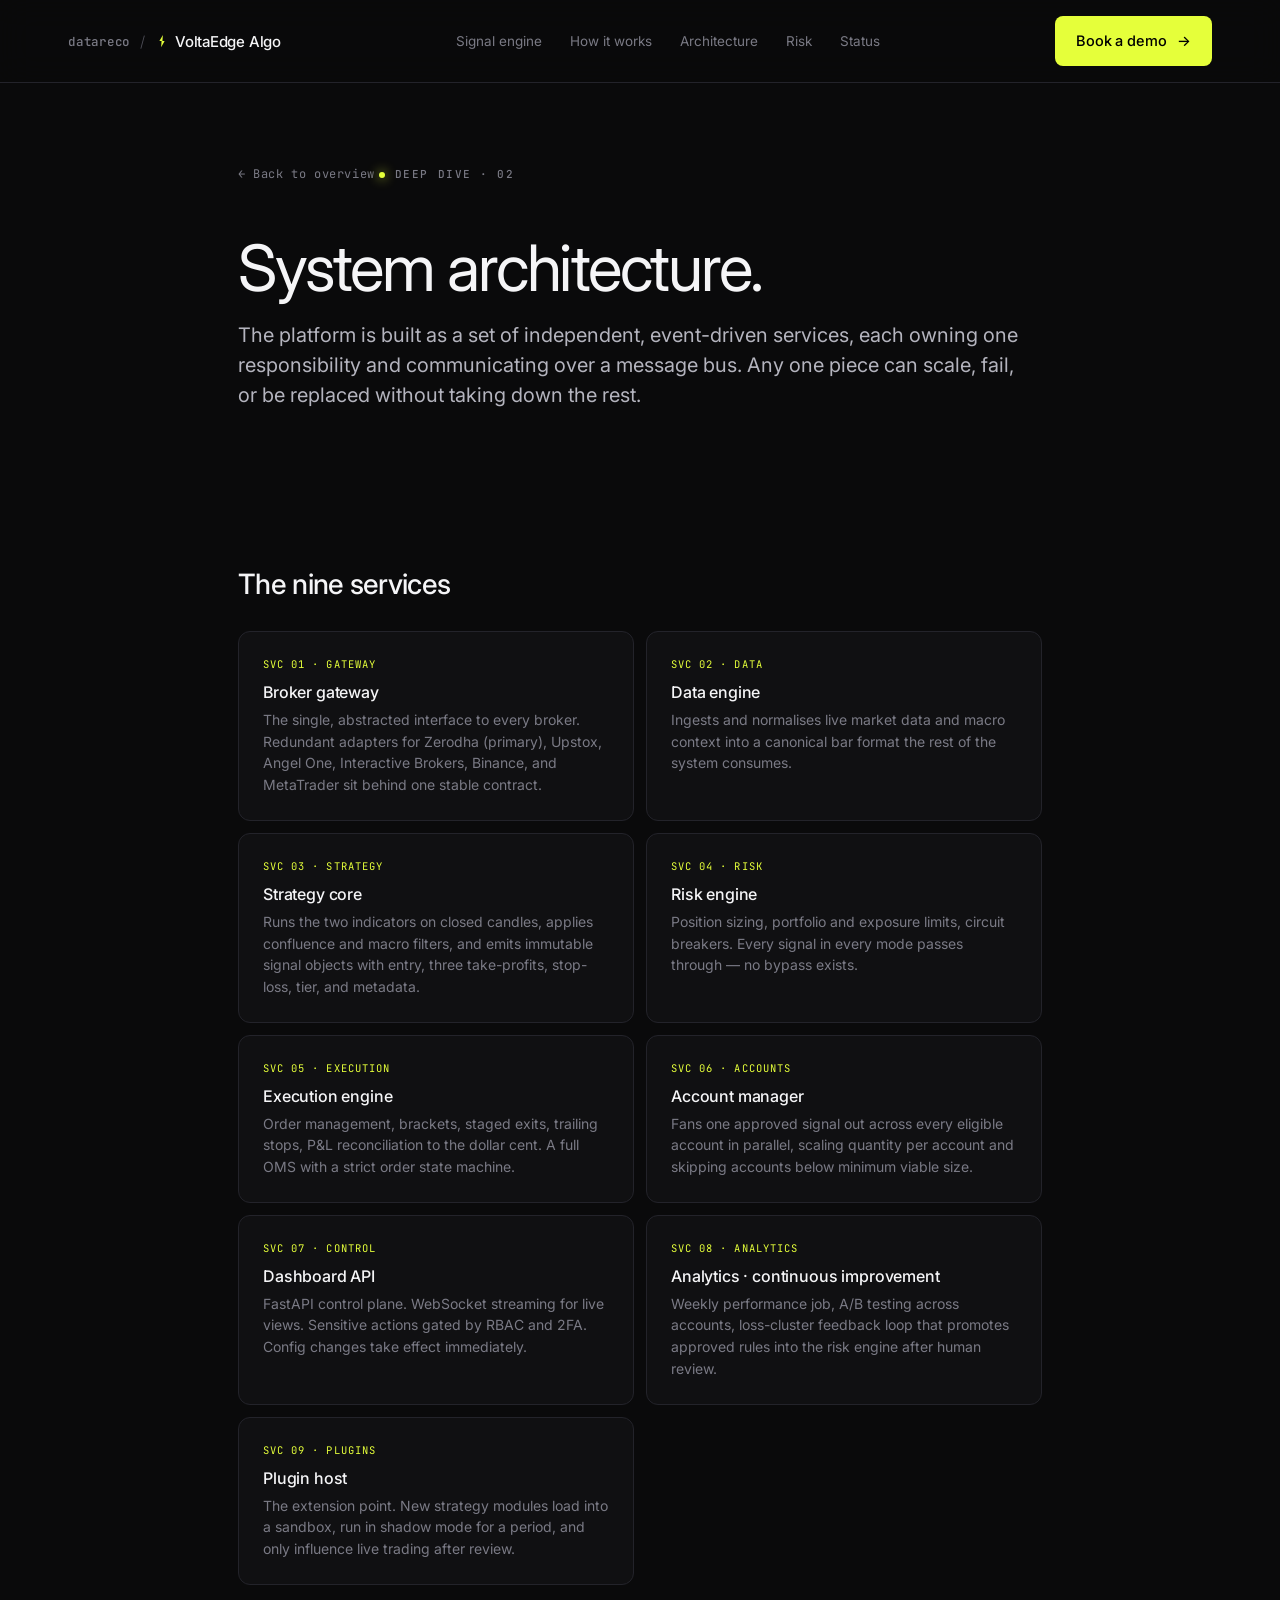
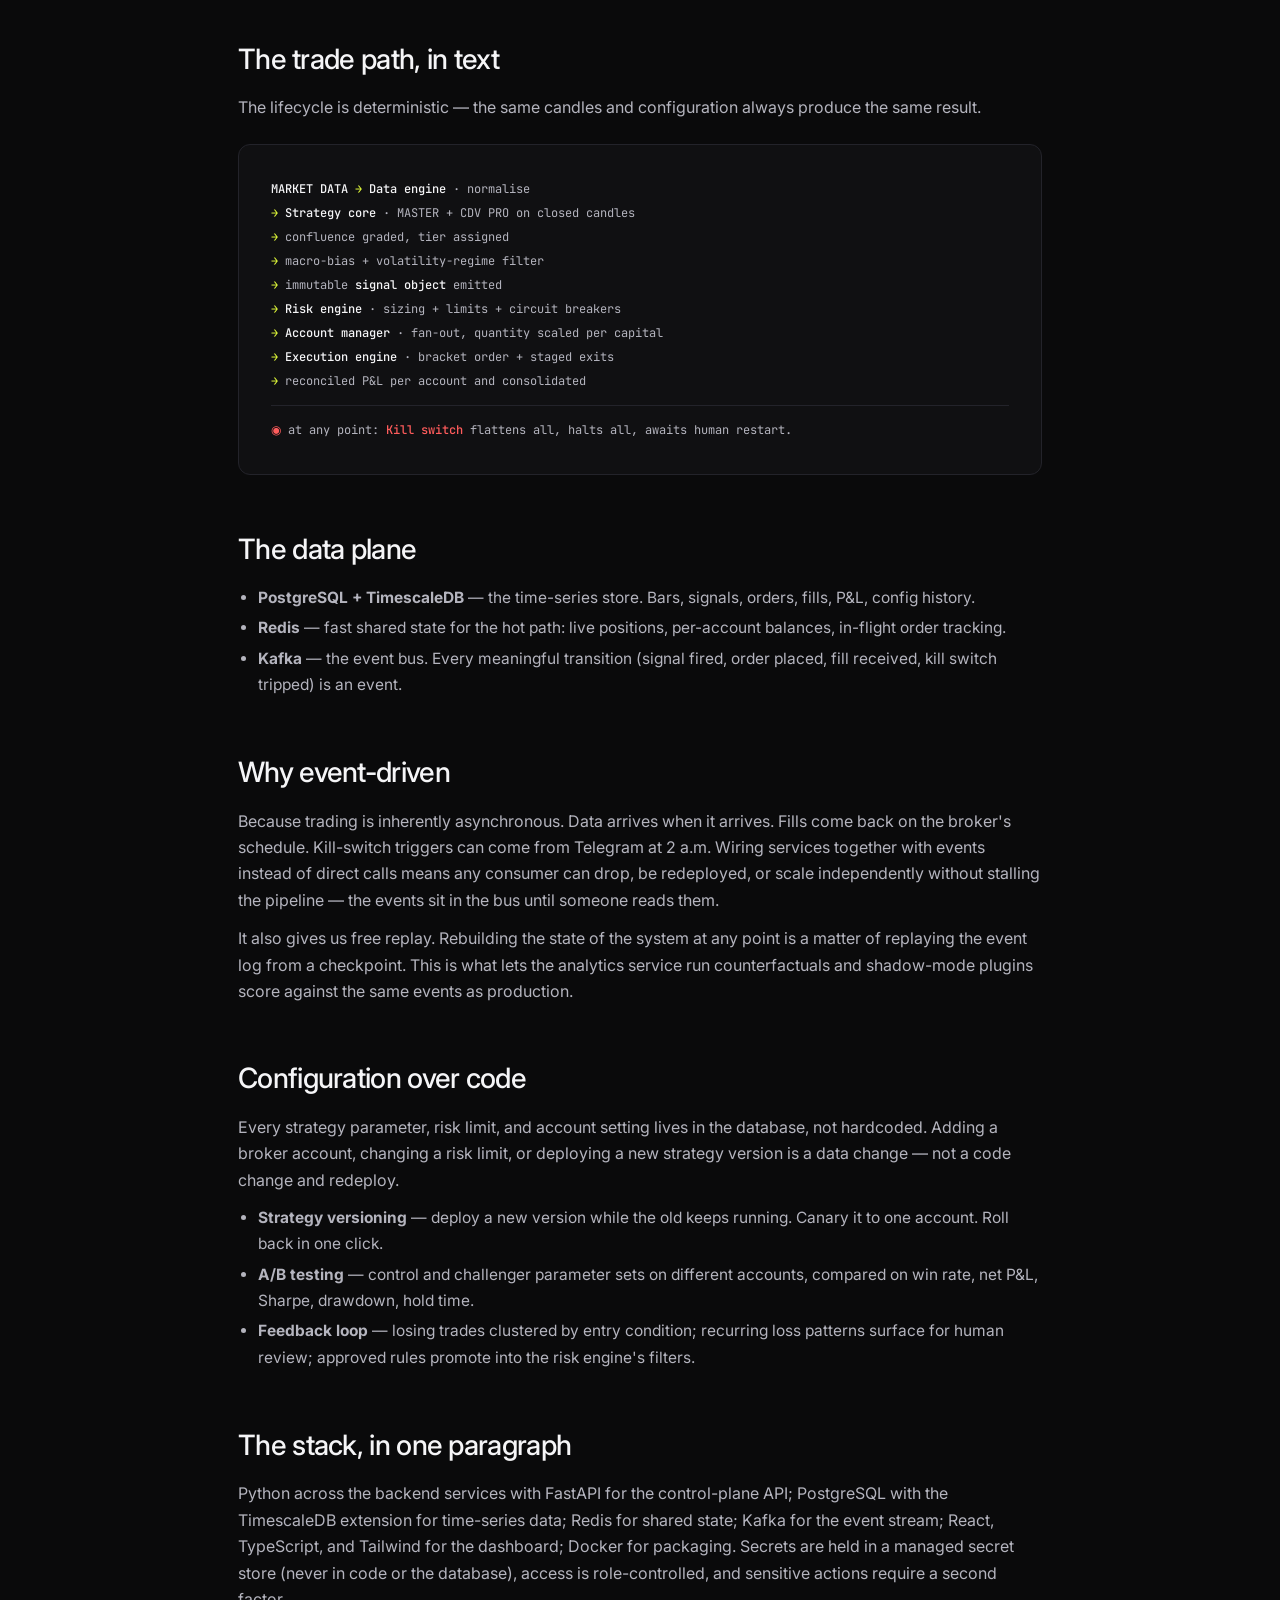
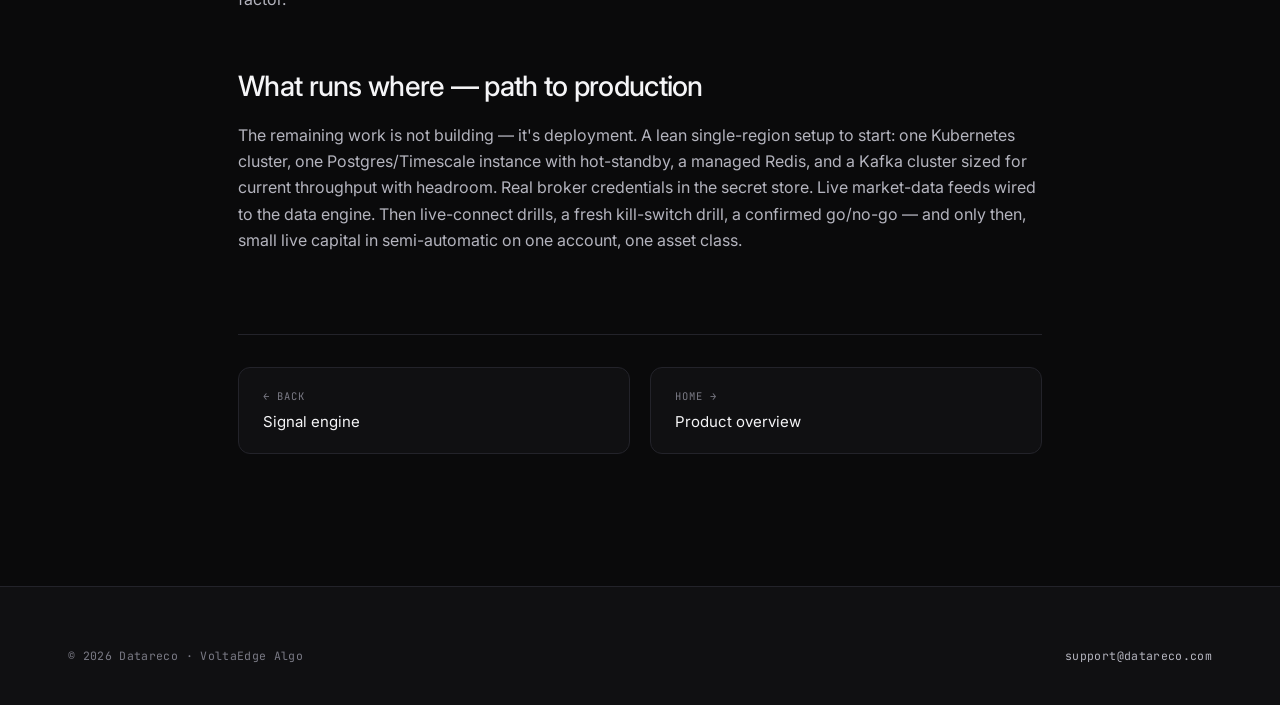
<file: architecture.html>
<!doctype html>
<html lang="en">
<head>
<meta charset="utf-8" />
<meta name="viewport" content="width=device-width, initial-scale=1" />
<title>Trading System Architecture | Event-Driven Multi-Service Design</title>
<meta name="description" content="See VoltaEdge's event-driven architecture for strategy, risk, account fan-out, execution, and dashboard operations across multi-account trading workflows." />
<meta name="robots" content="index,follow,max-image-preview:large" />
<link rel="canonical" href="https://datareco.tech/architecture.html" />
<link rel="icon" href="assets/voltaedge-mark.svg" type="image/svg+xml" />
<meta property="og:type" content="article" />
<meta property="og:site_name" content="Datareco" />
<meta property="og:title" content="Trading System Architecture | Event-Driven Multi-Service Design" />
<meta property="og:description" content="An event-driven trading system architecture covering strategy, risk, account fan-out, execution, and dashboard operations." />
<meta property="og:url" content="https://datareco.tech/architecture.html" />
<meta property="og:image" content="https://datareco.tech/assets/voltaedge-mark.svg" />
<meta name="twitter:card" content="summary" />
<meta name="twitter:title" content="Trading System Architecture | Event-Driven Multi-Service Design" />
<meta name="twitter:description" content="An event-driven trading system architecture covering strategy, risk, account fan-out, execution, and dashboard operations." />
<meta name="twitter:image" content="https://datareco.tech/assets/voltaedge-mark.svg" />
<link rel="preconnect" href="https://fonts.googleapis.com" />
<link rel="preconnect" href="https://fonts.gstatic.com" crossorigin />
<link href="https://fonts.googleapis.com/css2?family=Inter:wght@300;400;500;600;700&family=JetBrains+Mono:wght@400;500&family=Instrument+Serif:ital@0;1&display=swap" rel="stylesheet" />
<link rel="stylesheet" href="assets/styles.css" />
<link rel="stylesheet" href="assets/site.css" />
<style>
  .doc { max-width: 900px; margin: 0 auto; padding: 0 var(--gutter); }
  .doc-hero { padding: 160px 0 60px; }
  .doc-hero .back {
    font-family: var(--font-mono);
    font-size: 12px; color: var(--text-3); letter-spacing: 0.05em;
    margin-bottom: 32px; display: inline-flex; gap: 8px; align-items: center;
    transition: color .15s ease;
  }
  .doc-hero .back:hover { color: var(--volt); }
  .doc h1 { font-size: clamp(40px, 5vw, 64px); letter-spacing: -0.035em; line-height: 1.0; margin-bottom: 20px; font-weight: 400; }
  .doc .lede { font-size: 20px; color: var(--text-2); line-height: 1.5; max-width: 60ch; margin-bottom: 40px; }
  .doc h2 { font-size: 28px; letter-spacing: -0.025em; margin: 60px 0 20px; font-weight: 500; }
  .doc h3 { font-size: 16px; margin: 0 0 8px; font-weight: 500; color: var(--text); letter-spacing: -0.01em; }
  .doc p { margin: 12px 0; color: var(--text-2); font-size: 16px; line-height: 1.65; }
  .doc ul { margin: 12px 0 12px 20px; color: var(--text-2); font-size: 15.5px; line-height: 1.7; }
  .doc li { margin: 4px 0; }
  .doc code { font-family: var(--font-mono); font-size: 13px; background: var(--bg-2); padding: 2px 6px; border-radius: 4px; color: var(--volt); border: 1px solid var(--border); }

  .svc-grid {
    display: grid;
    grid-template-columns: 1fr 1fr;
    gap: 12px;
    margin: 32px 0;
  }
  .svc {
    background: var(--bg-1);
    border: 1px solid var(--border);
    border-radius: 12px;
    padding: 24px;
  }
  .svc .num {
    font-family: var(--font-mono);
    font-size: 10.5px;
    color: var(--volt);
    letter-spacing: 0.1em;
    margin-bottom: 12px;
  }
  .svc p { font-size: 14px; color: var(--text-3); margin: 8px 0 0; line-height: 1.55; }

  .flow-diagram {
    background: var(--bg-1);
    border: 1px solid var(--border);
    border-radius: 12px;
    padding: 32px;
    margin: 24px 0;
    font-family: var(--font-mono);
    font-size: 12px;
    color: var(--text-2);
    line-height: 2;
    overflow-x: auto;
  }
  .flow-diagram .arrow { color: var(--volt); }
  .flow-diagram .comp { color: var(--text); font-weight: 500; }

  .doc-nav {
    margin: 80px 0 0;
    padding: 32px 0;
    border-top: 1px solid var(--border);
    display: flex; justify-content: space-between; gap: 20px;
  }
  .doc-nav a {
    display: block; padding: 20px 24px;
    background: var(--bg-1); border: 1px solid var(--border);
    border-radius: 12px; flex: 1;
    transition: border-color .15s;
  }
  .doc-nav a:hover { border-color: var(--volt); }
  .doc-nav a .k { font-family: var(--font-mono); font-size: 10.5px; color: var(--text-3); letter-spacing: 0.1em; margin-bottom: 6px; }
  .doc-nav a .v { font-size: 15px; color: var(--text); }

  @media (max-width: 700px) { .svc-grid { grid-template-columns: 1fr; } }
</style>
</head>
<body>

<nav class="nav">
  <div class="wrap nav-inner">
    <div class="nav-left">
      <a href="index.html" class="nav-brand">
        <span class="nav-brand-parent">datareco</span>
        <span class="nav-brand-sep">/</span>
        <span class="nav-brand-product">
          <svg width="14" height="14" viewBox="0 0 32 32"><path d="M18 2L10 16H15L14 30L22 16H17L18 2Z" fill="#E5FF3A"/></svg>
          VoltaEdge Algo
        </span>
      </a>
    </div>
    <div class="nav-links">
      <a href="index.html#engine">Signal engine</a>
      <a href="index.html#lifecycle">How it works</a>
      <a href="architecture.html">Architecture</a>
      <a href="index.html#risk">Risk</a>
      <a href="index.html#roadmap">Status</a>
    </div>
    <div class="nav-cta">
      <a href="index.html#contact" class="btn btn-primary">Book a demo <span class="btn-arrow">→</span></a>
    </div>
  </div>
</nav>

<section class="doc-hero">
  <div class="doc">
    <a class="back" href="index.html">← Back to overview</a>
    <span class="eyebrow">Deep dive · 02</span>
    <h1 style="margin-top: 20px;">System architecture.</h1>
    <p class="lede">
      The platform is built as a set of independent, event-driven services, each
      owning one responsibility and communicating over a message bus. Any one
      piece can scale, fail, or be replaced without taking down the rest.
    </p>
  </div>
</section>

<div class="doc">

  <h2>The nine services</h2>

  <div class="svc-grid">
    <div class="svc">
      <div class="num">SVC 01 · GATEWAY</div>
      <h3>Broker gateway</h3>
      <p>The single, abstracted interface to every broker. Redundant adapters for Zerodha (primary), Upstox, Angel One, Interactive Brokers, Binance, and MetaTrader sit behind one stable contract.</p>
    </div>
    <div class="svc">
      <div class="num">SVC 02 · DATA</div>
      <h3>Data engine</h3>
      <p>Ingests and normalises live market data and macro context into a canonical bar format the rest of the system consumes.</p>
    </div>
    <div class="svc">
      <div class="num">SVC 03 · STRATEGY</div>
      <h3>Strategy core</h3>
      <p>Runs the two indicators on closed candles, applies confluence and macro filters, and emits immutable signal objects with entry, three take-profits, stop-loss, tier, and metadata.</p>
    </div>
    <div class="svc">
      <div class="num">SVC 04 · RISK</div>
      <h3>Risk engine</h3>
      <p>Position sizing, portfolio and exposure limits, circuit breakers. Every signal in every mode passes through — no bypass exists.</p>
    </div>
    <div class="svc">
      <div class="num">SVC 05 · EXECUTION</div>
      <h3>Execution engine</h3>
      <p>Order management, brackets, staged exits, trailing stops, P&amp;L reconciliation to the dollar cent. A full OMS with a strict order state machine.</p>
    </div>
    <div class="svc">
      <div class="num">SVC 06 · ACCOUNTS</div>
      <h3>Account manager</h3>
      <p>Fans one approved signal out across every eligible account in parallel, scaling quantity per account and skipping accounts below minimum viable size.</p>
    </div>
    <div class="svc">
      <div class="num">SVC 07 · CONTROL</div>
      <h3>Dashboard API</h3>
      <p>FastAPI control plane. WebSocket streaming for live views. Sensitive actions gated by RBAC and 2FA. Config changes take effect immediately.</p>
    </div>
    <div class="svc">
      <div class="num">SVC 08 · ANALYTICS</div>
      <h3>Analytics · continuous improvement</h3>
      <p>Weekly performance job, A/B testing across accounts, loss-cluster feedback loop that promotes approved rules into the risk engine after human review.</p>
    </div>
    <div class="svc">
      <div class="num">SVC 09 · PLUGINS</div>
      <h3>Plugin host</h3>
      <p>The extension point. New strategy modules load into a sandbox, run in shadow mode for a period, and only influence live trading after review.</p>
    </div>
  </div>

  <h2>The trade path, in text</h2>
  <p>The lifecycle is deterministic — the same candles and configuration always produce the same result.</p>

  <div class="flow-diagram">
    <div><span class="comp">MARKET DATA</span> <span class="arrow">→</span> <span class="comp">Data engine</span> · normalise</div>
    <div><span class="arrow">→</span> <span class="comp">Strategy core</span> · MASTER + CDV PRO on closed candles</div>
    <div><span class="arrow">→</span> confluence graded, tier assigned</div>
    <div><span class="arrow">→</span> macro-bias + volatility-regime filter</div>
    <div><span class="arrow">→</span> immutable <span class="comp">signal object</span> emitted</div>
    <div><span class="arrow">→</span> <span class="comp">Risk engine</span> · sizing + limits + circuit breakers</div>
    <div><span class="arrow">→</span> <span class="comp">Account manager</span> · fan-out, quantity scaled per capital</div>
    <div><span class="arrow">→</span> <span class="comp">Execution engine</span> · bracket order + staged exits</div>
    <div><span class="arrow">→</span> reconciled P&amp;L per account and consolidated</div>
    <div style="margin-top: 12px; padding-top: 12px; border-top: 1px solid var(--border);">
      <span style="color: var(--down)">◉</span> at any point: <span class="comp" style="color: var(--down)">Kill switch</span> flattens all, halts all, awaits human restart.
    </div>
  </div>

  <h2>The data plane</h2>
  <ul>
    <li><strong>PostgreSQL + TimescaleDB</strong> — the time-series store. Bars, signals, orders, fills, P&amp;L, config history.</li>
    <li><strong>Redis</strong> — fast shared state for the hot path: live positions, per-account balances, in-flight order tracking.</li>
    <li><strong>Kafka</strong> — the event bus. Every meaningful transition (signal fired, order placed, fill received, kill switch tripped) is an event.</li>
  </ul>

  <h2>Why event-driven</h2>
  <p>
    Because trading is inherently asynchronous. Data arrives when it arrives.
    Fills come back on the broker's schedule. Kill-switch triggers can come from
    Telegram at 2 a.m. Wiring services together with events instead of direct
    calls means any consumer can drop, be redeployed, or scale independently
    without stalling the pipeline — the events sit in the bus until someone
    reads them.
  </p>
  <p>
    It also gives us free replay. Rebuilding the state of the system at any
    point is a matter of replaying the event log from a checkpoint. This is
    what lets the analytics service run counterfactuals and shadow-mode
    plugins score against the same events as production.
  </p>

  <h2>Configuration over code</h2>
  <p>
    Every strategy parameter, risk limit, and account setting lives in the
    database, not hardcoded. Adding a broker account, changing a risk limit,
    or deploying a new strategy version is a data change — not a code change
    and redeploy.
  </p>
  <ul>
    <li><strong>Strategy versioning</strong> — deploy a new version while the old keeps running. Canary it to one account. Roll back in one click.</li>
    <li><strong>A/B testing</strong> — control and challenger parameter sets on different accounts, compared on win rate, net P&amp;L, Sharpe, drawdown, hold time.</li>
    <li><strong>Feedback loop</strong> — losing trades clustered by entry condition; recurring loss patterns surface for human review; approved rules promote into the risk engine's filters.</li>
  </ul>

  <h2>The stack, in one paragraph</h2>
  <p>
    Python across the backend services with FastAPI for the control-plane API;
    PostgreSQL with the TimescaleDB extension for time-series data; Redis for
    shared state; Kafka for the event stream; React, TypeScript, and Tailwind
    for the dashboard; Docker for packaging. Secrets are held in a managed
    secret store (never in code or the database), access is role-controlled,
    and sensitive actions require a second factor.
  </p>

  <h2>What runs where — path to production</h2>
  <p>
    The remaining work is not building — it's deployment. A lean single-region
    setup to start: one Kubernetes cluster, one Postgres/Timescale instance
    with hot-standby, a managed Redis, and a Kafka cluster sized for current
    throughput with headroom. Real broker credentials in the secret store. Live
    market-data feeds wired to the data engine. Then live-connect drills, a
    fresh kill-switch drill, a confirmed go/no-go — and only then, small live
    capital in semi-automatic on one account, one asset class.
  </p>

  <div class="doc-nav">
    <a href="signal-engine.html">
      <div class="k">← BACK</div>
      <div class="v">Signal engine</div>
    </a>
    <a href="index.html">
      <div class="k">HOME →</div>
      <div class="v">Product overview</div>
    </a>
  </div>
</div>

<footer style="margin-top: 100px;">
  <div class="wrap">
    <div class="footer-bottom" style="border-top: 0; padding-top: 0;">
      <div>© 2026 Datareco · VoltaEdge Algo</div>
      <div><a href="mailto:support@datareco.com" style="color: var(--text-2);">support@datareco.com</a></div>
    </div>
  </div>
</footer>

</body>
</html>
</file>
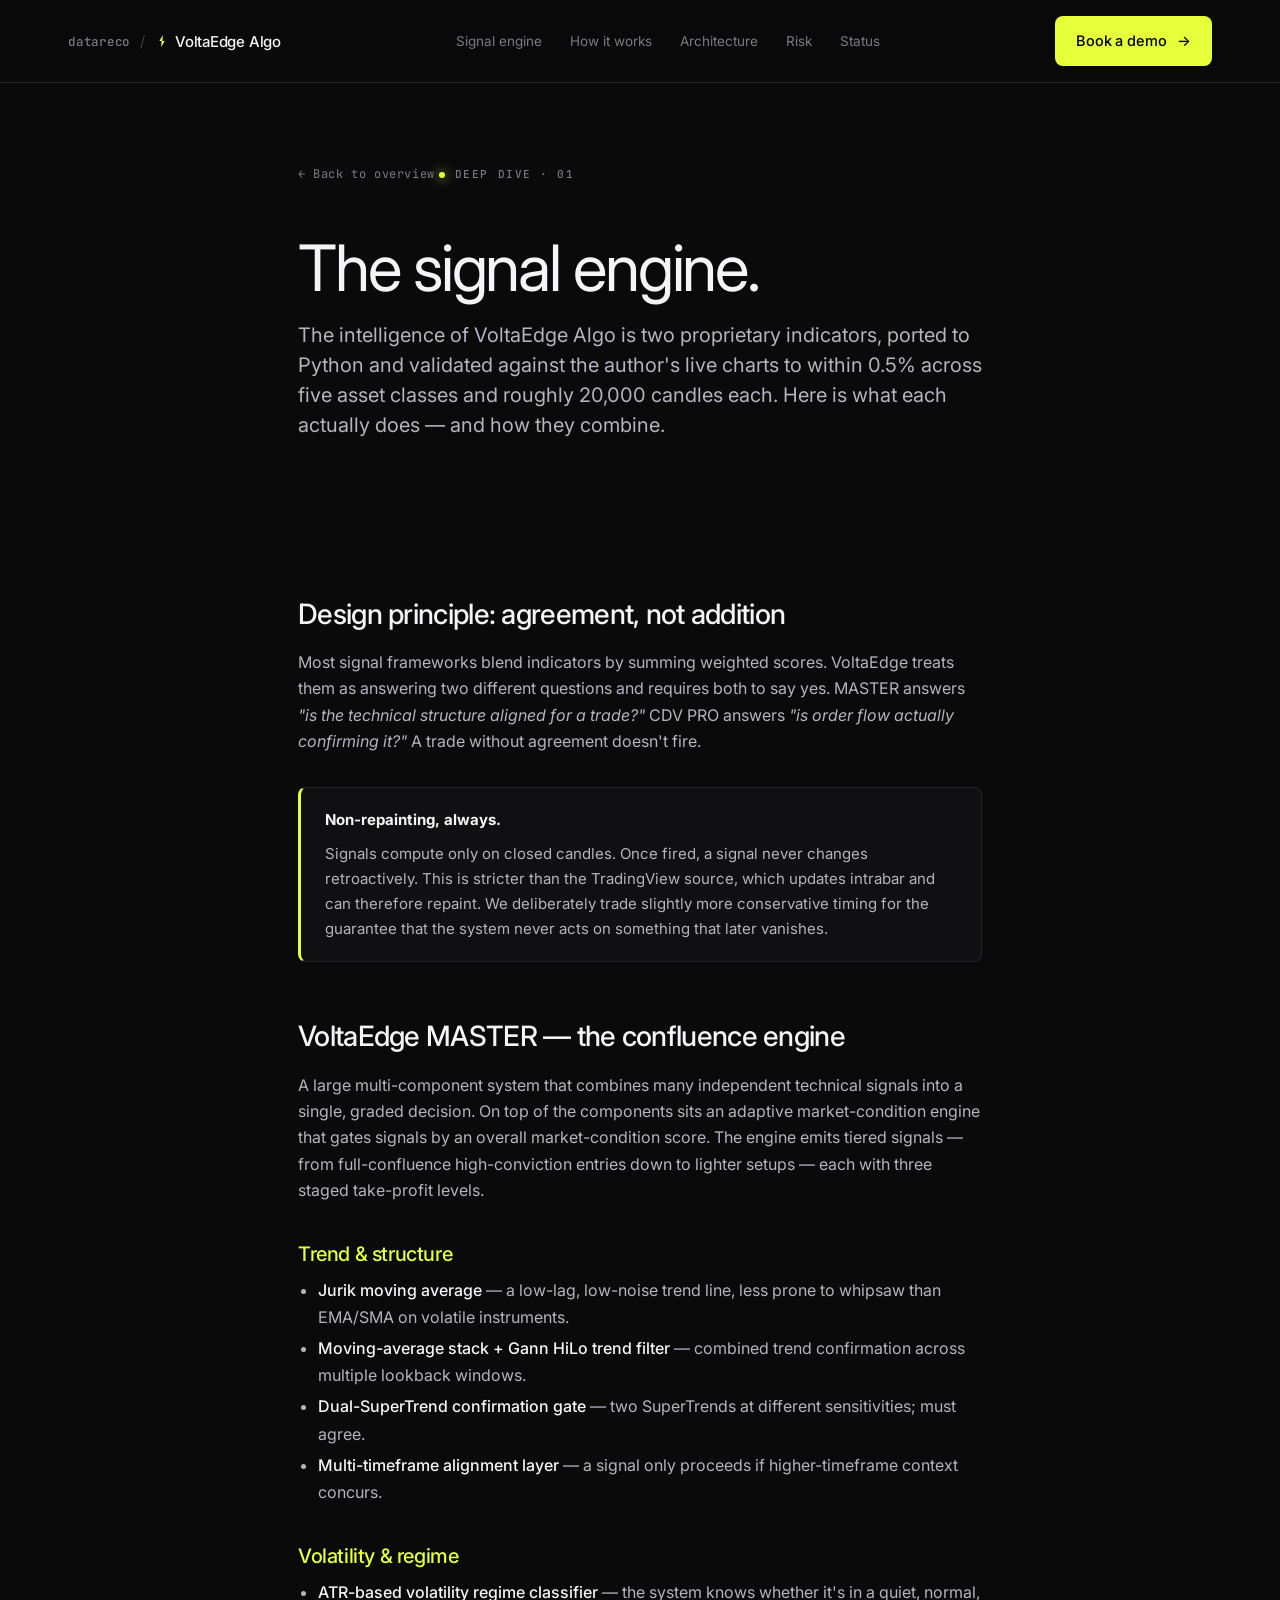
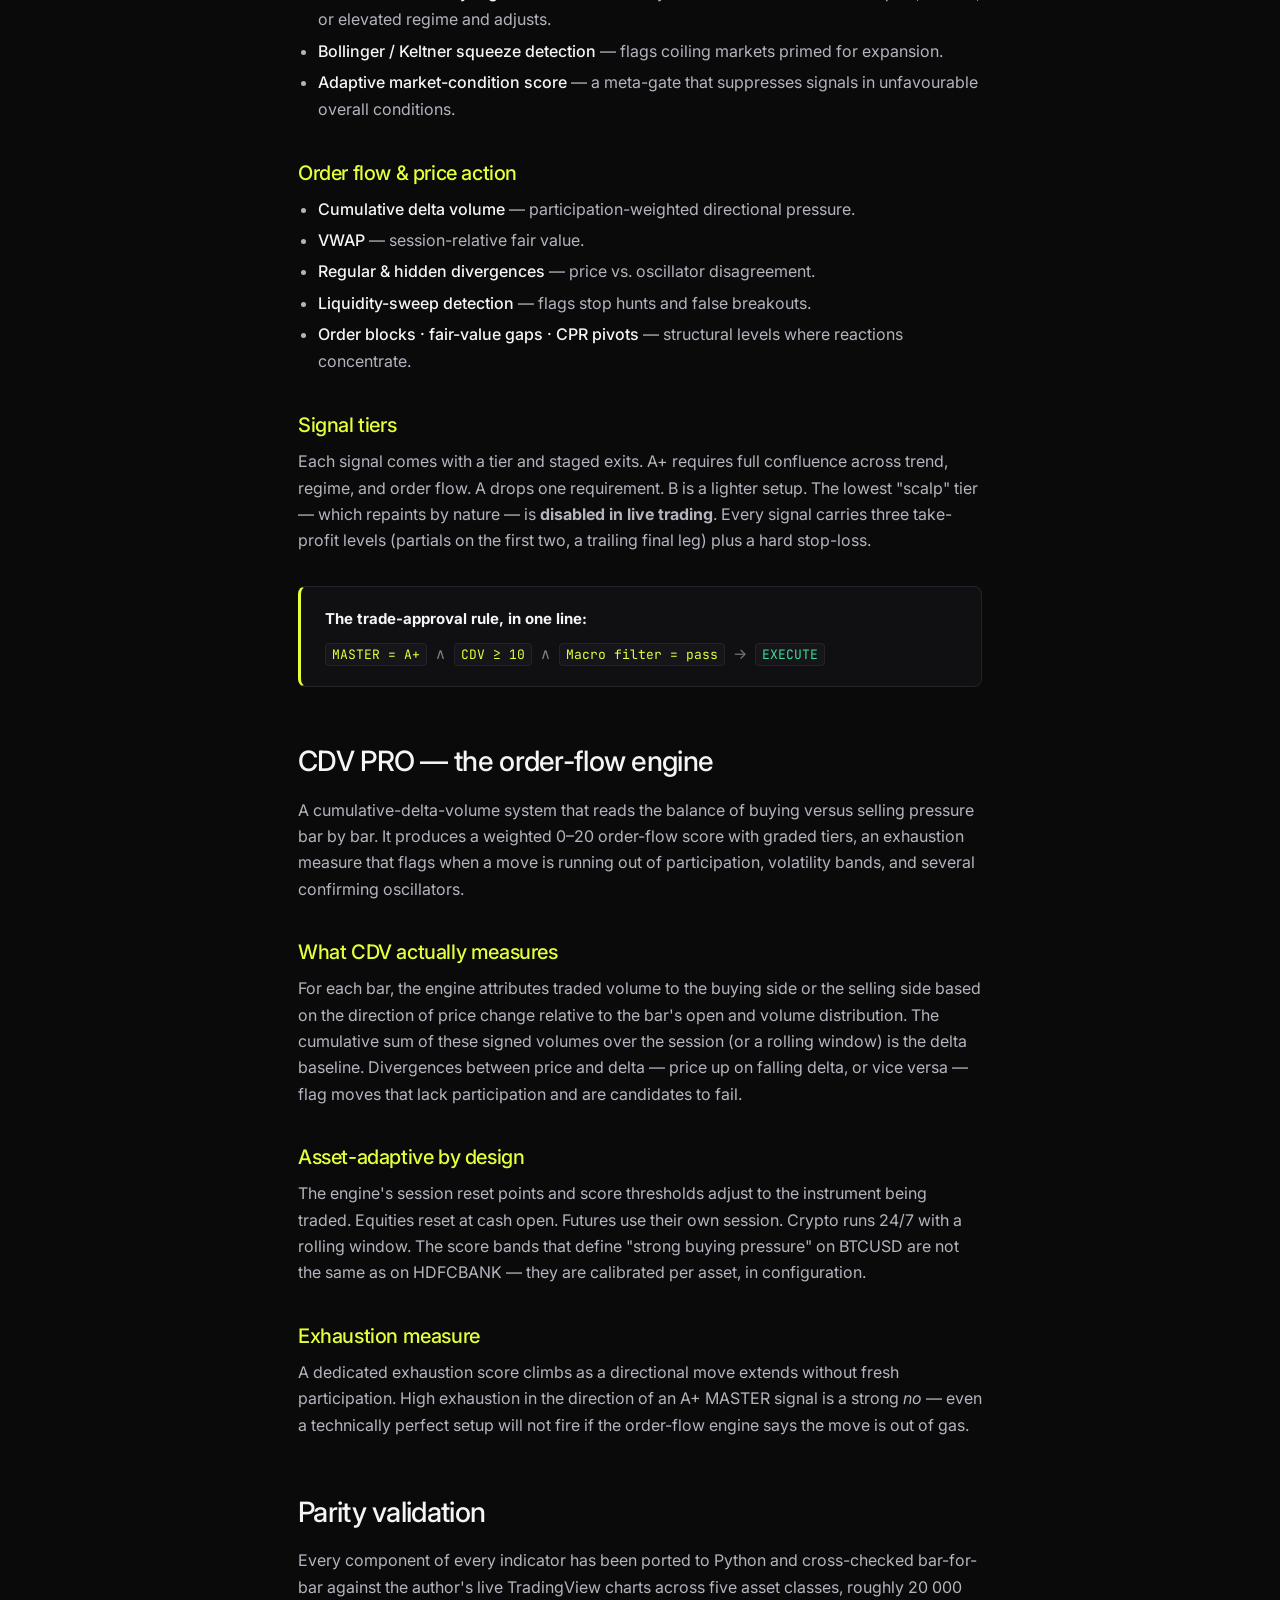
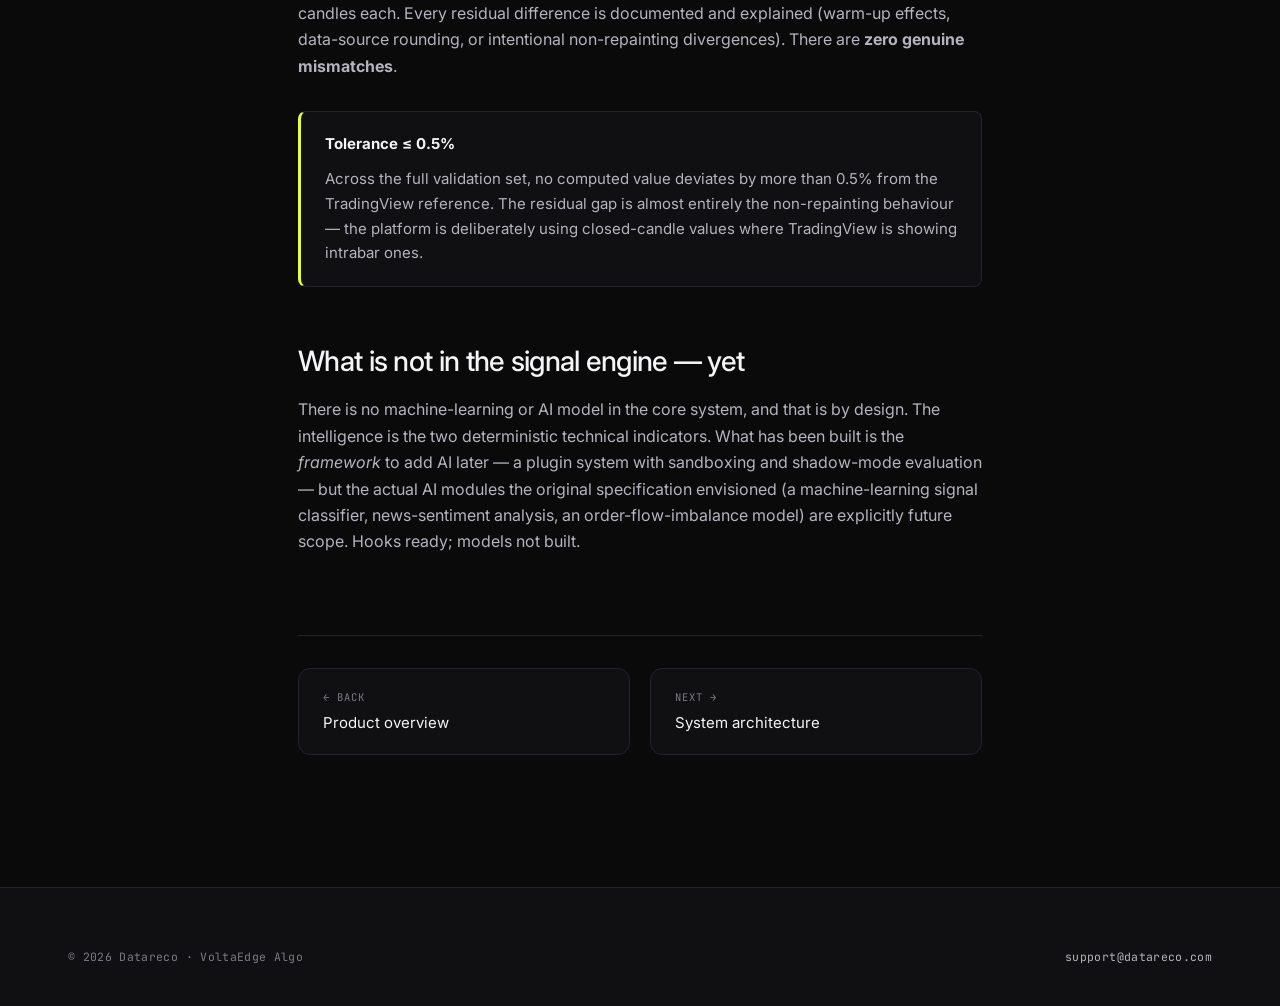
<file: signal-engine.html>
<!doctype html>
<html lang="en">
<head>
<meta charset="utf-8" />
<meta name="viewport" content="width=device-width, initial-scale=1" />
<title>Signal Engine Deep Dive | Non-Repainting Confluence + CDV PRO</title>
<meta name="description" content="Explore VoltaEdge's signal engine: non-repainting closed-candle logic, confluence scoring, CDV-based order flow confirmation, and parity-validated outputs." />
<meta name="robots" content="index,follow,max-image-preview:large" />
<link rel="canonical" href="https://datareco.tech/signal-engine.html" />
<link rel="icon" href="assets/voltaedge-mark.svg" type="image/svg+xml" />
<meta property="og:type" content="article" />
<meta property="og:site_name" content="Datareco" />
<meta property="og:title" content="Signal Engine Deep Dive | Non-Repainting Confluence + CDV PRO" />
<meta property="og:description" content="A technical deep dive into VoltaEdge's non-repainting confluence engine and CDV PRO order-flow confirmation logic." />
<meta property="og:url" content="https://datareco.tech/signal-engine.html" />
<meta property="og:image" content="https://datareco.tech/assets/voltaedge-mark.svg" />
<meta name="twitter:card" content="summary" />
<meta name="twitter:title" content="Signal Engine Deep Dive | Non-Repainting Confluence + CDV PRO" />
<meta name="twitter:description" content="A technical deep dive into VoltaEdge's non-repainting confluence engine and CDV PRO order-flow confirmation logic." />
<meta name="twitter:image" content="https://datareco.tech/assets/voltaedge-mark.svg" />
<link rel="preconnect" href="https://fonts.googleapis.com" />
<link rel="preconnect" href="https://fonts.gstatic.com" crossorigin />
<link href="https://fonts.googleapis.com/css2?family=Inter:wght@300;400;500;600;700&family=JetBrains+Mono:wght@400;500&family=Instrument+Serif:ital@0;1&display=swap" rel="stylesheet" />
<link rel="stylesheet" href="assets/styles.css" />
<link rel="stylesheet" href="assets/site.css" />
<style>
  .doc {
    max-width: 780px;
    margin: 0 auto;
    padding: 0 var(--gutter);
  }
  .doc-hero { padding: 160px 0 60px; }
  .doc-hero .back {
    font-family: var(--font-mono);
    font-size: 12px;
    color: var(--text-3);
    letter-spacing: 0.05em;
    margin-bottom: 32px;
    display: inline-flex;
    gap: 8px;
    align-items: center;
    transition: color .15s ease;
  }
  .doc-hero .back:hover { color: var(--volt); }
  .doc h1 { font-size: clamp(40px, 5vw, 64px); letter-spacing: -0.035em; line-height: 1.0; margin-bottom: 20px; font-weight: 400; }
  .doc .lede {
    font-size: 20px; color: var(--text-2); line-height: 1.5; max-width: 60ch;
    margin-bottom: 40px;
  }
  .doc h2 {
    font-size: 28px; letter-spacing: -0.025em;
    margin: 60px 0 20px;
    font-weight: 500;
  }
  .doc h3 {
    font-size: 20px; letter-spacing: -0.02em;
    margin: 40px 0 12px;
    font-weight: 500;
    color: var(--volt);
  }
  .doc p { margin: 12px 0; color: var(--text-2); font-size: 16px; line-height: 1.65; }
  .doc ul { margin: 12px 0 12px 20px; color: var(--text-2); font-size: 16px; line-height: 1.7; }
  .doc li { margin: 4px 0; }
  .doc li strong { color: var(--text); font-weight: 500; }
  .doc code {
    font-family: var(--font-mono);
    font-size: 13px;
    background: var(--bg-2);
    padding: 2px 6px;
    border-radius: 4px;
    color: var(--volt);
    border: 1px solid var(--border);
  }
  .doc .callout {
    background: var(--bg-1);
    border: 1px solid var(--border);
    border-left: 3px solid var(--volt);
    padding: 20px 24px;
    border-radius: 8px;
    margin: 32px 0;
  }
  .doc .callout p { margin: 0; color: var(--text); font-size: 15px; }
  .doc .callout p + p { margin-top: 10px; color: var(--text-2); }
  .doc-nav {
    margin: 80px 0 0;
    padding: 32px 0;
    border-top: 1px solid var(--border);
    display: flex; justify-content: space-between; gap: 20px;
  }
  .doc-nav a {
    display: block;
    padding: 20px 24px;
    background: var(--bg-1);
    border: 1px solid var(--border);
    border-radius: 12px;
    flex: 1;
    transition: border-color .15s;
  }
  .doc-nav a:hover { border-color: var(--volt); }
  .doc-nav a .k { font-family: var(--font-mono); font-size: 10.5px; color: var(--text-3); letter-spacing: 0.1em; margin-bottom: 6px; }
  .doc-nav a .v { font-size: 15px; color: var(--text); }
</style>
</head>
<body>

<nav class="nav">
  <div class="wrap nav-inner">
    <div class="nav-left">
      <a href="index.html" class="nav-brand">
        <span class="nav-brand-parent">datareco</span>
        <span class="nav-brand-sep">/</span>
        <span class="nav-brand-product">
          <svg width="14" height="14" viewBox="0 0 32 32"><path d="M18 2L10 16H15L14 30L22 16H17L18 2Z" fill="#E5FF3A"/></svg>
          VoltaEdge Algo
        </span>
      </a>
    </div>
    <div class="nav-links">
      <a href="index.html#engine">Signal engine</a>
      <a href="index.html#lifecycle">How it works</a>
      <a href="architecture.html">Architecture</a>
      <a href="index.html#risk">Risk</a>
      <a href="index.html#roadmap">Status</a>
    </div>
    <div class="nav-cta">
      <a href="index.html#contact" class="btn btn-primary">Book a demo <span class="btn-arrow">→</span></a>
    </div>
  </div>
</nav>

<section class="doc-hero">
  <div class="doc">
    <a class="back" href="index.html">← Back to overview</a>
    <span class="eyebrow">Deep dive · 01</span>
    <h1 style="margin-top: 20px;">The signal engine.</h1>
    <p class="lede">
      The intelligence of VoltaEdge Algo is two proprietary indicators, ported
      to Python and validated against the author's live charts to within 0.5%
      across five asset classes and roughly 20,000 candles each. Here is what
      each actually does — and how they combine.
    </p>
  </div>
</section>

<div class="doc">

  <h2>Design principle: agreement, not addition</h2>
  <p>
    Most signal frameworks blend indicators by summing weighted scores. VoltaEdge
    treats them as answering two different questions and requires both to say
    yes. MASTER answers <em>"is the technical structure aligned for a trade?"</em>
    CDV PRO answers <em>"is order flow actually confirming it?"</em> A trade
    without agreement doesn't fire.
  </p>

  <div class="callout">
    <p><strong>Non-repainting, always.</strong></p>
    <p>Signals compute only on closed candles. Once fired, a signal never changes retroactively. This is stricter than the TradingView source, which updates intrabar and can therefore repaint. We deliberately trade slightly more conservative timing for the guarantee that the system never acts on something that later vanishes.</p>
  </div>

  <h2>VoltaEdge MASTER — the confluence engine</h2>
  <p>
    A large multi-component system that combines many independent technical
    signals into a single, graded decision. On top of the components sits an
    adaptive market-condition engine that gates signals by an overall
    market-condition score. The engine emits tiered signals — from
    full-confluence high-conviction entries down to lighter setups — each
    with three staged take-profit levels.
  </p>

  <h3>Trend &amp; structure</h3>
  <ul>
    <li><strong>Jurik moving average</strong> — a low-lag, low-noise trend line, less prone to whipsaw than EMA/SMA on volatile instruments.</li>
    <li><strong>Moving-average stack + Gann HiLo trend filter</strong> — combined trend confirmation across multiple lookback windows.</li>
    <li><strong>Dual-SuperTrend confirmation gate</strong> — two SuperTrends at different sensitivities; must agree.</li>
    <li><strong>Multi-timeframe alignment layer</strong> — a signal only proceeds if higher-timeframe context concurs.</li>
  </ul>

  <h3>Volatility &amp; regime</h3>
  <ul>
    <li><strong>ATR-based volatility regime classifier</strong> — the system knows whether it's in a quiet, normal, or elevated regime and adjusts.</li>
    <li><strong>Bollinger / Keltner squeeze detection</strong> — flags coiling markets primed for expansion.</li>
    <li><strong>Adaptive market-condition score</strong> — a meta-gate that suppresses signals in unfavourable overall conditions.</li>
  </ul>

  <h3>Order flow &amp; price action</h3>
  <ul>
    <li><strong>Cumulative delta volume</strong> — participation-weighted directional pressure.</li>
    <li><strong>VWAP</strong> — session-relative fair value.</li>
    <li><strong>Regular &amp; hidden divergences</strong> — price vs. oscillator disagreement.</li>
    <li><strong>Liquidity-sweep detection</strong> — flags stop hunts and false breakouts.</li>
    <li><strong>Order blocks · fair-value gaps · CPR pivots</strong> — structural levels where reactions concentrate.</li>
  </ul>

  <h3>Signal tiers</h3>
  <p>
    Each signal comes with a tier and staged exits. A+ requires full confluence
    across trend, regime, and order flow. A drops one requirement. B is a
    lighter setup. The lowest "scalp" tier — which repaints by nature — is
    <strong>disabled in live trading</strong>. Every signal carries three
    take-profit levels (partials on the first two, a trailing final leg) plus a
    hard stop-loss.
  </p>

  <div class="callout">
    <p><strong>The trade-approval rule, in one line:</strong></p>
    <p><code>MASTER = A+</code> &nbsp;<span class="txt-3">∧</span>&nbsp; <code>CDV ≥ 10</code> &nbsp;<span class="txt-3">∧</span>&nbsp; <code>Macro filter = pass</code> &nbsp;<span class="txt-3">→</span>&nbsp; <code style="color: var(--up)">EXECUTE</code></p>
  </div>

  <h2>CDV PRO — the order-flow engine</h2>
  <p>
    A cumulative-delta-volume system that reads the balance of buying versus
    selling pressure bar by bar. It produces a weighted 0–20 order-flow score
    with graded tiers, an exhaustion measure that flags when a move is running
    out of participation, volatility bands, and several confirming oscillators.
  </p>

  <h3>What CDV actually measures</h3>
  <p>
    For each bar, the engine attributes traded volume to the buying side or the
    selling side based on the direction of price change relative to the bar's
    open and volume distribution. The cumulative sum of these signed volumes
    over the session (or a rolling window) is the delta baseline. Divergences
    between price and delta — price up on falling delta, or vice versa — flag
    moves that lack participation and are candidates to fail.
  </p>

  <h3>Asset-adaptive by design</h3>
  <p>
    The engine's session reset points and score thresholds adjust to the
    instrument being traded. Equities reset at cash open. Futures use their own
    session. Crypto runs 24/7 with a rolling window. The score bands that
    define "strong buying pressure" on BTCUSD are not the same as on
    HDFCBANK — they are calibrated per asset, in configuration.
  </p>

  <h3>Exhaustion measure</h3>
  <p>
    A dedicated exhaustion score climbs as a directional move extends without
    fresh participation. High exhaustion in the direction of an A+ MASTER
    signal is a strong <em>no</em> — even a technically perfect setup will not
    fire if the order-flow engine says the move is out of gas.
  </p>

  <h2>Parity validation</h2>
  <p>
    Every component of every indicator has been ported to Python and cross-checked
    bar-for-bar against the author's live TradingView charts across five asset
    classes, roughly 20 000 candles each. Every residual difference is documented
    and explained (warm-up effects, data-source rounding, or intentional
    non-repainting divergences). There are <strong>zero genuine mismatches</strong>.
  </p>

  <div class="callout">
    <p><strong>Tolerance ≤ 0.5%</strong></p>
    <p>Across the full validation set, no computed value deviates by more than 0.5% from the TradingView reference. The residual gap is almost entirely the non-repainting behaviour — the platform is deliberately using closed-candle values where TradingView is showing intrabar ones.</p>
  </div>

  <h2>What is not in the signal engine — yet</h2>
  <p>
    There is no machine-learning or AI model in the core system, and that is by
    design. The intelligence is the two deterministic technical indicators.
    What has been built is the <em>framework</em> to add AI later — a plugin
    system with sandboxing and shadow-mode evaluation — but the actual AI
    modules the original specification envisioned (a machine-learning signal
    classifier, news-sentiment analysis, an order-flow-imbalance model) are
    explicitly future scope. Hooks ready; models not built.
  </p>

  <div class="doc-nav">
    <a href="index.html">
      <div class="k">← BACK</div>
      <div class="v">Product overview</div>
    </a>
    <a href="architecture.html">
      <div class="k">NEXT →</div>
      <div class="v">System architecture</div>
    </a>
  </div>
</div>

<footer style="margin-top: 100px;">
  <div class="wrap">
    <div class="footer-bottom" style="border-top: 0; padding-top: 0;">
      <div>© 2026 Datareco · VoltaEdge Algo</div>
      <div><a href="mailto:support@datareco.com" style="color: var(--text-2);">support@datareco.com</a></div>
    </div>
  </div>
</footer>

</body>
</html>
</file>
<file: assets/styles.css>
/* =============================================================
   VoltaEdge Algo by Datareco — Design System
   ============================================================= */

:root {
  /* Neutrals */
  --bg: #0A0A0B;
  --bg-1: #101012;
  --bg-2: #16161A;
  --bg-3: #1C1C21;
  --border: #23232A;
  --border-strong: #2E2E36;
  --text: #F5F5F7;
  --text-2: #B4B4BE;
  --text-3: #7A7A85;
  --text-4: #4E4E58;

  /* Accent — Volt */
  --volt: #E5FF3A;
  --volt-dim: #B8CC2E;
  --volt-glow: rgba(229, 255, 58, 0.15);

  /* Signal */
  --up: #3DDC97;
  --down: #FF5C5C;
  --info: #6EA8FF;

  /* Type */
  --font-sans: 'Inter', -apple-system, BlinkMacSystemFont, 'Segoe UI', sans-serif;
  --font-mono: 'JetBrains Mono', 'SF Mono', ui-monospace, Menlo, monospace;

  /* Spacing rhythm */
  --gutter: clamp(20px, 4vw, 48px);
  --section-pad: clamp(80px, 10vw, 140px);
  --max-w: 1240px;
}

* { box-sizing: border-box; margin: 0; padding: 0; }

html { scroll-behavior: smooth; }

body {
  background: var(--bg);
  color: var(--text);
  font-family: var(--font-sans);
  font-size: 16px;
  line-height: 1.55;
  -webkit-font-smoothing: antialiased;
  text-rendering: optimizeLegibility;
  overflow-x: hidden;
}

::selection { background: var(--volt); color: #000; }

a { color: inherit; text-decoration: none; }

/* Layout */
.wrap { max-width: var(--max-w); margin: 0 auto; padding: 0 var(--gutter); }
.section { padding: var(--section-pad) 0; position: relative; }
.section-tight { padding: clamp(48px, 6vw, 80px) 0; }

/* Type scale */
.eyebrow {
  font-family: var(--font-mono);
  font-size: 11px;
  font-weight: 500;
  letter-spacing: 0.14em;
  text-transform: uppercase;
  color: var(--text-3);
  display: inline-flex;
  align-items: center;
  gap: 10px;
}
.eyebrow::before {
  content: "";
  width: 6px; height: 6px;
  background: var(--volt);
  border-radius: 50%;
  box-shadow: 0 0 12px var(--volt);
}

h1, h2, h3, h4 { font-weight: 500; letter-spacing: -0.03em; line-height: 1.05; }

.h-display {
  font-size: clamp(44px, 7.5vw, 96px);
  font-weight: 400;
  letter-spacing: -0.045em;
  line-height: 0.98;
}
.h-section {
  font-size: clamp(32px, 4.5vw, 56px);
  font-weight: 400;
  letter-spacing: -0.035em;
  line-height: 1.02;
  max-width: 22ch;
}
.h-3 {
  font-size: clamp(22px, 2.2vw, 28px);
  font-weight: 500;
  letter-spacing: -0.02em;
}

.body-lg {
  font-size: clamp(17px, 1.4vw, 20px);
  line-height: 1.5;
  color: var(--text-2);
  max-width: 60ch;
}

.mono { font-family: var(--font-mono); font-feature-settings: "tnum" 1, "zero" 1; }

/* Buttons */
.btn {
  display: inline-flex;
  align-items: center;
  gap: 10px;
  padding: 13px 20px;
  border-radius: 8px;
  font-family: var(--font-sans);
  font-size: 14.5px;
  font-weight: 500;
  letter-spacing: -0.005em;
  transition: transform .15s ease, background .15s ease, border-color .15s ease;
  cursor: pointer;
  border: 1px solid transparent;
  white-space: nowrap;
}
.btn-primary { background: var(--volt); color: #000; }
.btn-primary:hover { background: #F0FF66; transform: translateY(-1px); }
.btn-ghost {
  background: transparent;
  color: var(--text);
  border-color: var(--border-strong);
}
.btn-ghost:hover { border-color: var(--text-3); background: var(--bg-2); }
.btn-arrow { transition: transform .2s ease; }
.btn:hover .btn-arrow { transform: translateX(3px); }

/* Nav */
.nav {
  position: fixed;
  top: 0; left: 0; right: 0;
  z-index: 100;
  padding: 16px 0;
  backdrop-filter: blur(16px);
  background: rgba(10, 10, 11, 0.72);
  border-bottom: 1px solid var(--border);
}
.nav-inner {
  display: flex;
  align-items: center;
  justify-content: space-between;
  gap: 32px;
}
.nav-left { display: flex; align-items: center; gap: 24px; }
.nav-brand {
  display: flex;
  align-items: center;
  gap: 10px;
  font-size: 15px;
  font-weight: 500;
  letter-spacing: -0.015em;
}
.nav-brand-sep { color: var(--text-4); font-weight: 300; }
.nav-brand-parent { color: var(--text-3); font-size: 12.5px; font-family: var(--font-mono); }
.nav-brand-product { color: var(--text); display: flex; align-items: center; gap: 6px; }
.nav-links { display: flex; gap: 28px; align-items: center; }
.nav-links a {
  font-size: 13.5px;
  color: var(--text-3);
  transition: color .15s ease;
}
.nav-links a:hover { color: var(--text); }
.nav-cta { display: flex; gap: 10px; align-items: center; }

/* Card */
.card {
  background: var(--bg-1);
  border: 1px solid var(--border);
  border-radius: 14px;
  padding: 28px;
  transition: border-color .2s ease;
}
.card:hover { border-color: var(--border-strong); }

/* Divider */
.hr {
  height: 1px;
  background: linear-gradient(90deg, transparent, var(--border) 20%, var(--border) 80%, transparent);
  border: 0;
}

/* Grain / dot bg */
.dot-bg {
  background-image: radial-gradient(circle, var(--border) 1px, transparent 1px);
  background-size: 24px 24px;
  background-position: 0 0;
}

/* Utility */
.txt-2 { color: var(--text-2); }
.txt-3 { color: var(--text-3); }
.txt-volt { color: var(--volt); }
.txt-up { color: var(--up); }
.txt-down { color: var(--down); }

.pill {
  display: inline-flex;
  align-items: center;
  gap: 8px;
  padding: 6px 12px;
  border: 1px solid var(--border);
  border-radius: 100px;
  font-family: var(--font-mono);
  font-size: 11px;
  color: var(--text-2);
  letter-spacing: 0.02em;
}
.pill-dot {
  width: 6px; height: 6px; border-radius: 50%;
  background: var(--up);
  box-shadow: 0 0 8px var(--up);
  animation: pulse 2s ease-in-out infinite;
}
@keyframes pulse {
  0%, 100% { opacity: 1; }
  50% { opacity: 0.4; }
}

/* Focus */
*:focus-visible {
  outline: 2px solid var(--volt);
  outline-offset: 3px;
  border-radius: 4px;
}

/* Variation switcher */
.variant-switch {
  position: fixed;
  bottom: 20px; right: 20px;
  z-index: 200;
  background: var(--bg-2);
  border: 1px solid var(--border-strong);
  border-radius: 100px;
  padding: 5px;
  display: flex;
  gap: 2px;
  font-family: var(--font-mono);
  font-size: 11px;
  box-shadow: 0 12px 40px rgba(0,0,0,0.4);
}
.variant-switch a {
  padding: 8px 14px;
  border-radius: 100px;
  color: var(--text-3);
  transition: all .15s ease;
  letter-spacing: 0.02em;
}
.variant-switch a.active {
  background: var(--volt);
  color: #000;
}
.variant-switch a:not(.active):hover { color: var(--text); }

/* Scroll animations helper */
.reveal { opacity: 0; transform: translateY(20px); transition: opacity .8s ease, transform .8s ease; }
.reveal.in { opacity: 1; transform: none; }

/* Mobile */
@media (max-width: 800px) {
  .nav-links { display: none; }
}
</file>
<file: assets/site.css>
/* =============================================================
   Site-specific styles — VoltaEdge landing
   ============================================================= */

/* ---------- Hero (v1: terminal-forward) ---------- */
.hero {
  padding: 140px 0 80px;
  position: relative;
  overflow: hidden;
}
.hero::before {
  content: "";
  position: absolute;
  inset: 0;
  background:
    radial-gradient(ellipse 800px 400px at 70% 20%, rgba(229,255,58,0.06), transparent 70%),
    radial-gradient(ellipse 600px 500px at 20% 80%, rgba(110,168,255,0.04), transparent 70%);
  pointer-events: none;
}
.hero-grid {
  display: grid;
  grid-template-columns: 1.15fr 1fr;
  gap: 60px;
  align-items: center;
  position: relative;
}
.hero h1 { margin: 20px 0 24px; }
.hero h1 .accent {
  color: var(--volt);
  font-style: italic;
  font-family: 'Instrument Serif', 'Times New Roman', serif;
  font-weight: 400;
  letter-spacing: -0.02em;
}
.hero-sub { margin-bottom: 36px; }
.hero-ctas { display: flex; gap: 12px; align-items: center; flex-wrap: wrap; }
.hero-meta {
  margin-top: 40px;
  display: flex;
  gap: 32px;
  flex-wrap: wrap;
}
.hero-meta-item .k { font-family: var(--font-mono); font-size: 11px; color: var(--text-3); text-transform: uppercase; letter-spacing: 0.1em; margin-bottom: 6px; }
.hero-meta-item .v { font-family: var(--font-mono); font-size: 15px; color: var(--text); }

/* Hero terminal panel */
.hero-panel {
  background: var(--bg-1);
  border: 1px solid var(--border);
  border-radius: 14px;
  overflow: hidden;
  box-shadow: 0 40px 80px rgba(0,0,0,0.4);
}
.hp-head {
  display: flex;
  align-items: center;
  justify-content: space-between;
  padding: 12px 16px;
  border-bottom: 1px solid var(--border);
  background: var(--bg-2);
  font-family: var(--font-mono);
  font-size: 11px;
  color: var(--text-3);
  letter-spacing: 0.06em;
}
.hp-head-left { display: flex; align-items: center; gap: 12px; }
.hp-dots { display: flex; gap: 6px; }
.hp-dot { width: 8px; height: 8px; border-radius: 50%; background: var(--border-strong); }
.hp-dot.live { background: var(--up); box-shadow: 0 0 8px var(--up); animation: pulse 2s ease-in-out infinite; }

.hp-body { padding: 16px; }

/* P&L feed */
.pnl-feed { display: flex; flex-direction: column; gap: 0; }
.pnl-row {
  display: grid;
  grid-template-columns: 70px 1fr 60px 40px 100px;
  gap: 10px;
  align-items: center;
  padding: 10px 4px;
  font-size: 12.5px;
  border-bottom: 1px solid var(--border);
  animation: rowIn .35s ease-out;
}
.pnl-row:last-child { border-bottom: 0; }
@keyframes rowIn {
  from { opacity: 0; transform: translateY(-6px); background: rgba(229,255,58,0.06); }
  to { opacity: 1; transform: none; background: transparent; }
}
.pnl-time { color: var(--text-3); font-size: 11px; }
.pnl-sym { color: var(--text); font-weight: 500; letter-spacing: -0.005em; }
.pnl-side { font-size: 10.5px; letter-spacing: 0.05em; }
.pnl-tier { font-size: 10.5px; color: var(--text-2); background: var(--bg-3); padding: 2px 6px; border-radius: 4px; text-align: center; }
.pnl-val { text-align: right; font-weight: 500; }

/* Hero mini chart */
.hero-chart-wrap {
  border-top: 1px solid var(--border);
  padding: 16px;
}
.hero-chart-wrap canvas { width: 100%; height: 140px; display: block; }

/* ---------- Ticker strip ---------- */
.ticker {
  border-top: 1px solid var(--border);
  border-bottom: 1px solid var(--border);
  background: var(--bg-1);
  overflow: hidden;
  white-space: nowrap;
  padding: 14px 0;
  position: relative;
}
.ticker::before, .ticker::after {
  content: "";
  position: absolute;
  top: 0; bottom: 0; width: 100px;
  z-index: 2;
  pointer-events: none;
}
.ticker::before { left: 0; background: linear-gradient(90deg, var(--bg-1), transparent); }
.ticker::after { right: 0; background: linear-gradient(-90deg, var(--bg-1), transparent); }
.ticker-inner {
  display: inline-flex;
  gap: 40px;
  animation: tickerMove 60s linear infinite;
  padding-left: 40px;
}
@keyframes tickerMove {
  from { transform: translateX(0); }
  to { transform: translateX(-50%); }
}
.tick { display: inline-flex; gap: 10px; align-items: center; font-size: 13px; }
.tick-sym { color: var(--text-2); font-family: var(--font-mono); font-size: 12px; letter-spacing: 0.05em; }
.tick-px { color: var(--text); font-size: 12.5px; }
.tick-chg { font-size: 11.5px; }

/* ---------- Trust bar ---------- */
.trust {
  display: grid;
  grid-template-columns: repeat(4, 1fr);
  gap: 0;
  border-top: 1px solid var(--border);
  border-bottom: 1px solid var(--border);
}
.trust-item {
  padding: 32px 24px;
  border-right: 1px solid var(--border);
}
.trust-item:last-child { border-right: 0; }
.trust-item .n {
  font-family: var(--font-mono);
  font-size: 34px;
  font-weight: 400;
  color: var(--volt);
  letter-spacing: -0.02em;
  line-height: 1;
  margin-bottom: 10px;
}
.trust-item .l {
  font-size: 13.5px;
  color: var(--text-2);
  max-width: 26ch;
  line-height: 1.4;
}

/* ---------- Section header ---------- */
.sec-head {
  display: flex;
  justify-content: space-between;
  align-items: flex-end;
  gap: 40px;
  margin-bottom: 60px;
  flex-wrap: wrap;
}
.sec-head-left { max-width: 640px; }
.sec-head .eyebrow { margin-bottom: 20px; }
.sec-head p { color: var(--text-2); font-size: 16px; margin-top: 16px; max-width: 60ch; }

/* ---------- Signal engine cards ---------- */
.sig-grid {
  display: grid;
  grid-template-columns: 1fr 1fr;
  gap: 24px;
}
.sig-card {
  background: var(--bg-1);
  border: 1px solid var(--border);
  border-radius: 16px;
  overflow: hidden;
}
.sig-card-head {
  padding: 24px 28px;
  border-bottom: 1px solid var(--border);
  display: flex;
  justify-content: space-between;
  align-items: flex-start;
  gap: 20px;
}
.sig-card-head h3 { font-size: 22px; letter-spacing: -0.02em; }
.sig-card-head .sig-label { font-family: var(--font-mono); font-size: 11px; color: var(--text-3); text-transform: uppercase; letter-spacing: 0.1em; margin-bottom: 8px; }
.sig-card-head .sig-tag {
  font-family: var(--font-mono); font-size: 10.5px;
  padding: 4px 10px; border-radius: 100px;
  border: 1px solid var(--border-strong);
  color: var(--text-2);
  letter-spacing: 0.05em;
}
.sig-card-body { padding: 24px 28px; }
.sig-card-body p { color: var(--text-2); font-size: 14.5px; line-height: 1.6; margin-bottom: 20px; }
.sig-components {
  display: flex; flex-wrap: wrap; gap: 6px;
  margin-top: 20px;
}
.sig-comp {
  font-family: var(--font-mono); font-size: 11px;
  padding: 5px 9px; border-radius: 5px;
  background: var(--bg-3); color: var(--text-2);
  letter-spacing: 0.01em;
}

.sig-chart-wrap {
  border-top: 1px solid var(--border);
  padding: 20px 28px;
  background: var(--bg);
}
.sig-chart-wrap canvas { width: 100%; height: 180px; display: block; }
.sig-chart-caption {
  display: flex; justify-content: space-between;
  margin-top: 12px;
  font-family: var(--font-mono); font-size: 10.5px;
  color: var(--text-3); letter-spacing: 0.05em;
}

/* Confluence gauge */
.gauge {
  display: flex;
  gap: 3px;
  margin: 20px 0;
}
.gauge-bar {
  flex: 1; height: 4px;
  background: var(--bg-3);
  border-radius: 2px;
}
.gauge-bar.on { background: var(--volt); box-shadow: 0 0 8px var(--volt-glow); }

/* ---------- Trade lifecycle ---------- */
.lc-track {
  display: grid;
  grid-template-columns: repeat(8, 1fr);
  gap: 12px;
  position: relative;
  margin-top: 20px;
}
.lc-stage {
  position: relative;
  padding: 20px 16px;
  background: var(--bg-1);
  border: 1px solid var(--border);
  border-radius: 12px;
  cursor: default;
  transition: all .3s ease;
  min-height: 160px;
}
.lc-stage .lc-num {
  font-family: var(--font-mono);
  font-size: 10.5px;
  color: var(--text-3);
  letter-spacing: 0.1em;
  margin-bottom: 10px;
  display: flex;
  align-items: center;
  gap: 6px;
}
.lc-stage .lc-num-dot { width: 6px; height: 6px; border-radius: 50%; background: var(--border-strong); }
.lc-stage.active { border-color: var(--volt); background: var(--bg-2); }
.lc-stage.active .lc-num-dot { background: var(--volt); box-shadow: 0 0 8px var(--volt); }
.lc-stage h4 {
  font-size: 13.5px;
  font-weight: 500;
  letter-spacing: -0.01em;
  margin-bottom: 6px;
  color: var(--text);
}
.lc-stage p {
  font-size: 12px;
  color: var(--text-3);
  line-height: 1.45;
}

/* ---------- Architecture ---------- */
.arch-wrap {
  background: var(--bg-1);
  border: 1px solid var(--border);
  border-radius: 16px;
  padding: 40px;
  position: relative;
}
.arch-svg { width: 100%; height: auto; display: block; }

.arch-legend {
  margin-top: 24px;
  display: flex;
  gap: 24px;
  flex-wrap: wrap;
  padding-top: 20px;
  border-top: 1px solid var(--border);
}
.arch-legend-item { display: flex; align-items: center; gap: 10px; font-family: var(--font-mono); font-size: 11.5px; color: var(--text-2); letter-spacing: 0.02em; }
.arch-legend-item .sw { width: 14px; height: 14px; border-radius: 4px; }

.arch-stack {
  display: grid;
  grid-template-columns: repeat(4, 1fr);
  gap: 12px;
  margin-top: 24px;
}
.arch-stack-item {
  background: var(--bg-2);
  border: 1px solid var(--border);
  padding: 14px 16px;
  border-radius: 8px;
  font-family: var(--font-mono);
  font-size: 12px;
}
.arch-stack-item .k { color: var(--text-3); font-size: 10.5px; letter-spacing: 0.08em; margin-bottom: 4px; }
.arch-stack-item .v { color: var(--text); }

/* ---------- Risk & Kill switch ---------- */
.risk-grid {
  display: grid;
  grid-template-columns: 1fr 1fr;
  gap: 24px;
  align-items: stretch;
}
.kill-panel {
  background: var(--bg-1);
  border: 1px solid var(--border);
  border-radius: 16px;
  padding: 32px;
  position: relative;
  overflow: hidden;
}
.kill-panel-head {
  display: flex; justify-content: space-between; align-items: center;
  margin-bottom: 24px;
}
.kill-panel-head .eyebrow::before { background: var(--down); box-shadow: 0 0 12px var(--down); }
.kill-status {
  font-family: var(--font-mono); font-size: 11px;
  color: var(--text-3); letter-spacing: 0.06em;
}

.kill-btn {
  width: 100%;
  padding: 24px;
  background: var(--bg-2);
  border: 2px solid var(--border-strong);
  border-radius: 12px;
  color: var(--text);
  font-family: var(--font-sans);
  font-size: 16px;
  font-weight: 500;
  cursor: pointer;
  transition: all .2s ease;
  display: flex;
  align-items: center;
  justify-content: center;
  gap: 12px;
  letter-spacing: -0.01em;
}
.kill-btn:hover { border-color: var(--down); background: rgba(255,92,92,0.05); }
.kill-btn.armed {
  border-color: var(--down);
  background: rgba(255,92,92,0.12);
  color: var(--down);
  animation: killPulse 0.8s ease-in-out infinite;
}
.kill-btn.firing {
  border-color: var(--down);
  background: var(--down);
  color: #000;
  animation: none;
}
@keyframes killPulse {
  0%, 100% { box-shadow: 0 0 0 0 rgba(255,92,92,0.4); }
  50% { box-shadow: 0 0 0 12px rgba(255,92,92,0); }
}

.kill-icon {
  width: 20px; height: 20px;
  border-radius: 50%;
  background: currentColor;
  position: relative;
  opacity: 0.9;
}

.kill-positions {
  margin-top: 20px;
  display: grid;
  grid-template-columns: repeat(3, 1fr);
  gap: 8px;
}
.kill-pos {
  background: var(--bg-3);
  border: 1px solid var(--border);
  border-radius: 8px;
  padding: 12px;
  font-family: var(--font-mono);
  font-size: 11px;
  transition: all .3s ease;
  position: relative;
}
.kill-pos .s { color: var(--text); font-weight: 500; font-size: 12px; margin-bottom: 4px; }
.kill-pos .p { color: var(--up); }
.kill-pos.flat {
  background: rgba(255,92,92,0.1);
  border-color: var(--down);
}
.kill-pos.flat .p { color: var(--down); text-decoration: line-through; }
.kill-pos.flat::after {
  content: "FLAT";
  position: absolute;
  right: 8px; top: 8px;
  font-size: 9px;
  color: var(--down);
  letter-spacing: 0.1em;
}

.kill-timer {
  margin-top: 16px;
  font-family: var(--font-mono);
  font-size: 12px;
  color: var(--text-3);
  min-height: 18px;
}

.risk-list {
  background: var(--bg-1);
  border: 1px solid var(--border);
  border-radius: 16px;
  padding: 32px;
}
.risk-list h3 { margin-bottom: 20px; }
.risk-item {
  padding: 18px 0;
  border-bottom: 1px solid var(--border);
  display: grid;
  grid-template-columns: 32px 1fr;
  gap: 16px;
  align-items: flex-start;
}
.risk-item:last-child { border-bottom: 0; }
.risk-item-icon {
  width: 28px; height: 28px;
  border: 1px solid var(--border-strong);
  border-radius: 6px;
  display: flex; align-items: center; justify-content: center;
  font-family: var(--font-mono); font-size: 12px;
  color: var(--volt);
}
.risk-item h4 { font-size: 14.5px; font-weight: 500; margin-bottom: 4px; letter-spacing: -0.01em; }
.risk-item p { font-size: 13px; color: var(--text-3); line-height: 1.5; }

/* ---------- Dashboard preview ---------- */
.dash {
  background: var(--bg-1);
  border: 1px solid var(--border);
  border-radius: 16px;
  overflow: hidden;
  box-shadow: 0 30px 80px rgba(0,0,0,0.4);
}
.dash-head {
  display: flex;
  justify-content: space-between;
  align-items: center;
  padding: 14px 20px;
  border-bottom: 1px solid var(--border);
  background: var(--bg-2);
}
.dash-tabs { display: flex; gap: 4px; }
.dash-tab {
  font-family: var(--font-mono);
  font-size: 11px;
  padding: 6px 12px;
  border-radius: 6px;
  color: var(--text-3);
  letter-spacing: 0.03em;
}
.dash-tab.active { background: var(--bg-3); color: var(--text); }
.dash-body {
  display: grid;
  grid-template-columns: 1fr 1fr 1fr;
  gap: 1px;
  background: var(--border);
}
.dash-cell {
  background: var(--bg-1);
  padding: 24px;
}
.dash-cell .k {
  font-family: var(--font-mono);
  font-size: 10.5px;
  color: var(--text-3);
  letter-spacing: 0.1em;
  text-transform: uppercase;
  margin-bottom: 10px;
}
.dash-cell .v {
  font-family: var(--font-mono);
  font-size: 24px;
  color: var(--text);
  letter-spacing: -0.02em;
}
.dash-cell .v.up { color: var(--up); }
.dash-cell .v.volt { color: var(--volt); }
.dash-cell .sub {
  font-family: var(--font-mono);
  font-size: 11px;
  color: var(--text-3);
  margin-top: 6px;
}

.dash-positions {
  padding: 20px 24px;
  border-top: 1px solid var(--border);
}
.dash-positions-head {
  display: grid;
  grid-template-columns: 1.5fr 80px 100px 100px 100px 80px;
  gap: 16px;
  font-family: var(--font-mono);
  font-size: 10.5px;
  color: var(--text-3);
  letter-spacing: 0.1em;
  padding-bottom: 10px;
  border-bottom: 1px solid var(--border);
  text-transform: uppercase;
}
.dash-pos-row {
  display: grid;
  grid-template-columns: 1.5fr 80px 100px 100px 100px 80px;
  gap: 16px;
  padding: 12px 0;
  font-family: var(--font-mono);
  font-size: 12.5px;
  border-bottom: 1px solid var(--border);
  align-items: center;
}
.dash-pos-row:last-child { border-bottom: 0; }
.dash-pos-sym { color: var(--text); font-weight: 500; letter-spacing: -0.005em; font-family: var(--font-sans); font-size: 13.5px; }
.dash-pos-tier {
  display: inline-block; padding: 3px 7px; border-radius: 4px;
  background: var(--bg-3); font-size: 10.5px;
}
.dash-pos-tier.a-plus { background: rgba(229,255,58,0.15); color: var(--volt); }

/* ---------- Assets grid ---------- */
.assets-layout {
  display: grid;
  grid-template-columns: 1fr 1fr;
  gap: 40px;
  align-items: center;
}
.assets-grid {
  display: grid;
  grid-template-columns: repeat(4, 1fr);
  gap: 8px;
}
.asset-cell {
  aspect-ratio: 1;
  background: var(--bg-1);
  border: 1px solid var(--border);
  border-radius: 12px;
  display: flex;
  flex-direction: column;
  align-items: center;
  justify-content: center;
  gap: 8px;
  padding: 12px;
  text-align: center;
  transition: all .2s ease;
}
.asset-cell:hover { border-color: var(--volt); background: var(--bg-2); }
.asset-cell .ico {
  width: 28px; height: 28px;
  color: var(--volt);
}
.asset-cell .l {
  font-family: var(--font-mono);
  font-size: 10.5px;
  color: var(--text-2);
  letter-spacing: 0.02em;
}

.brokers {
  margin-top: 32px;
  padding-top: 24px;
  border-top: 1px solid var(--border);
}
.brokers-label {
  font-family: var(--font-mono); font-size: 11px;
  color: var(--text-3); letter-spacing: 0.1em; text-transform: uppercase;
  margin-bottom: 14px;
}
.brokers-list {
  display: flex; flex-wrap: wrap; gap: 8px;
}
.broker {
  padding: 8px 14px;
  background: var(--bg-2);
  border: 1px solid var(--border);
  border-radius: 100px;
  font-size: 12.5px;
  color: var(--text-2);
  font-family: var(--font-mono);
  letter-spacing: 0.01em;
}
.broker.primary { border-color: var(--volt); color: var(--volt); }

/* ---------- Modes ---------- */
.modes {
  display: grid;
  grid-template-columns: repeat(4, 1fr);
  gap: 16px;
}
.mode {
  background: var(--bg-1);
  border: 1px solid var(--border);
  border-radius: 14px;
  padding: 28px 24px;
  position: relative;
  overflow: hidden;
}
.mode-num {
  font-family: var(--font-mono);
  font-size: 11px;
  color: var(--text-3);
  letter-spacing: 0.1em;
  margin-bottom: 20px;
}
.mode-name { font-size: 20px; font-weight: 500; letter-spacing: -0.02em; margin-bottom: 8px; }
.mode p { color: var(--text-3); font-size: 13.5px; line-height: 1.5; }
.mode-safety {
  margin-top: 20px;
  padding-top: 14px;
  border-top: 1px solid var(--border);
  font-family: var(--font-mono);
  font-size: 10.5px;
  color: var(--text-3);
  display: flex; align-items: center; gap: 8px;
  letter-spacing: 0.05em;
}
.mode-safety .dot { width: 6px; height: 6px; border-radius: 50%; }
.mode-safety .dot.g { background: var(--up); }
.mode-safety .dot.y { background: var(--volt); }
.mode-safety .dot.r { background: var(--down); }

.mode.rec {
  border-color: var(--volt);
  background: linear-gradient(180deg, rgba(229,255,58,0.04), var(--bg-1));
}
.mode.rec::after {
  content: "RECOMMENDED START";
  position: absolute;
  top: 16px; right: 16px;
  font-family: var(--font-mono);
  font-size: 9.5px;
  color: var(--volt);
  letter-spacing: 0.1em;
}

/* ---------- Roadmap ---------- */
.roadmap {
  position: relative;
  padding: 24px 0;
}
.rm-track {
  position: absolute;
  left: 20px; right: 20px;
  top: 50%;
  height: 1px;
  background: var(--border);
}
.rm-track-active {
  position: absolute;
  left: 20px;
  top: 50%;
  height: 2px;
  background: var(--volt);
  box-shadow: 0 0 12px var(--volt-glow);
}
.rm-items {
  display: grid;
  grid-template-columns: repeat(5, 1fr);
  gap: 12px;
  position: relative;
}
.rm-item {
  text-align: center;
  padding: 40px 12px 0;
  position: relative;
}
.rm-item .dot {
  position: absolute;
  top: 50%; left: 50%;
  transform: translate(-50%, -50%);
  width: 16px; height: 16px;
  border-radius: 50%;
  background: var(--bg);
  border: 2px solid var(--border-strong);
  z-index: 2;
}
.rm-item.done .dot { background: var(--volt); border-color: var(--volt); box-shadow: 0 0 12px var(--volt-glow); }
.rm-item.current .dot {
  background: var(--bg);
  border-color: var(--volt);
  box-shadow: 0 0 0 4px rgba(229,255,58,0.2), 0 0 20px var(--volt);
  animation: currentPulse 2s ease-in-out infinite;
}
@keyframes currentPulse {
  0%, 100% { box-shadow: 0 0 0 4px rgba(229,255,58,0.2), 0 0 20px var(--volt); }
  50% { box-shadow: 0 0 0 8px rgba(229,255,58,0.05), 0 0 24px var(--volt); }
}
.rm-item .stage {
  font-family: var(--font-mono);
  font-size: 10.5px;
  color: var(--text-3);
  letter-spacing: 0.1em;
  margin-top: 20px;
  margin-bottom: 6px;
}
.rm-item .lbl {
  font-size: 13.5px;
  color: var(--text-2);
  line-height: 1.35;
  letter-spacing: -0.005em;
}
.rm-item.current .lbl { color: var(--volt); }
.rm-item.done .lbl { color: var(--text); }

/* ---------- Tech ---------- */
.tech-grid {
  display: grid;
  grid-template-columns: repeat(4, 1fr);
  gap: 12px;
}
.tech {
  background: var(--bg-1);
  border: 1px solid var(--border);
  padding: 20px;
  border-radius: 10px;
  display: flex;
  flex-direction: column;
  gap: 6px;
}
.tech .k {
  font-family: var(--font-mono);
  font-size: 10.5px;
  color: var(--text-3);
  letter-spacing: 0.1em;
  text-transform: uppercase;
}
.tech .v {
  font-size: 15px;
  color: var(--text);
  letter-spacing: -0.01em;
}

/* ---------- About ---------- */
.about {
  display: grid;
  grid-template-columns: 1fr 1fr;
  gap: 60px;
  align-items: start;
}

/* ---------- FAQ ---------- */
.faq {
  max-width: 780px;
  margin: 0 auto;
}
.faq-item {
  border-bottom: 1px solid var(--border);
}
.faq-q {
  width: 100%;
  padding: 24px 0;
  background: transparent;
  border: 0;
  color: var(--text);
  font-family: var(--font-sans);
  font-size: 17px;
  font-weight: 500;
  letter-spacing: -0.01em;
  text-align: left;
  cursor: pointer;
  display: flex;
  justify-content: space-between;
  align-items: center;
  gap: 20px;
}
.faq-q::after {
  content: "+";
  font-family: var(--font-mono);
  font-size: 20px;
  color: var(--text-3);
  transition: transform .2s ease;
}
.faq-item.open .faq-q::after { transform: rotate(45deg); color: var(--volt); }
.faq-a {
  max-height: 0;
  overflow: hidden;
  transition: max-height .3s ease, padding .3s ease;
  color: var(--text-2);
  font-size: 15px;
  line-height: 1.6;
}
.faq-item.open .faq-a {
  max-height: 400px;
  padding: 0 0 24px;
}

/* ---------- Contact ---------- */
.contact {
  display: grid;
  grid-template-columns: 1fr 1fr;
  gap: 60px;
  align-items: start;
  background: var(--bg-1);
  border: 1px solid var(--border);
  border-radius: 20px;
  padding: 60px;
}
.contact h2 { margin-bottom: 20px; }
.contact-form {
  display: flex;
  flex-direction: column;
  gap: 14px;
}
.contact-form label {
  font-family: var(--font-mono);
  font-size: 10.5px;
  color: var(--text-3);
  letter-spacing: 0.1em;
  text-transform: uppercase;
  margin-bottom: 6px;
  display: block;
}
.contact-form input, .contact-form textarea, .contact-form select {
  width: 100%;
  background: var(--bg-2);
  border: 1px solid var(--border-strong);
  color: var(--text);
  padding: 12px 14px;
  border-radius: 8px;
  font-family: var(--font-sans);
  font-size: 14.5px;
  transition: border-color .15s ease;
}
.contact-form input:focus, .contact-form textarea:focus, .contact-form select:focus {
  outline: none;
  border-color: var(--volt);
}
.contact-form textarea { resize: vertical; min-height: 100px; }
.contact-info {
  border-left: 1px solid var(--border);
  padding-left: 40px;
}
.contact-info-item {
  padding: 20px 0;
  border-bottom: 1px solid var(--border);
}
.contact-info-item:last-child { border-bottom: 0; }
.contact-info-item .k {
  font-family: var(--font-mono);
  font-size: 10.5px;
  color: var(--text-3);
  letter-spacing: 0.1em;
  text-transform: uppercase;
  margin-bottom: 8px;
}
.contact-info-item .v {
  font-size: 16px;
  color: var(--text);
}

/* ---------- Footer ---------- */
footer {
  padding: 60px 0 40px;
  border-top: 1px solid var(--border);
  background: var(--bg-1);
}
.footer-top {
  display: grid;
  grid-template-columns: 2fr 1fr 1fr 1fr;
  gap: 40px;
  margin-bottom: 40px;
}
.footer-brand { max-width: 320px; }
.footer-brand p { color: var(--text-3); font-size: 13.5px; line-height: 1.5; margin-top: 16px; }
.footer-col h5 {
  font-family: var(--font-mono);
  font-size: 10.5px;
  color: var(--text-3);
  letter-spacing: 0.1em;
  text-transform: uppercase;
  margin-bottom: 16px;
  font-weight: 500;
}
.footer-col a {
  display: block;
  font-size: 13.5px;
  color: var(--text-2);
  padding: 4px 0;
  transition: color .15s ease;
}
.footer-col a:hover { color: var(--volt); }
.footer-bottom {
  display: flex;
  justify-content: space-between;
  align-items: center;
  padding-top: 30px;
  border-top: 1px solid var(--border);
  font-family: var(--font-mono);
  font-size: 11.5px;
  color: var(--text-3);
  letter-spacing: 0.03em;
}

/* ---------- V2 variation adjustments ---------- */
body.v2 .hero {
  padding: 180px 0 100px;
}
body.v2 .hero-grid {
  grid-template-columns: 1fr;
  text-align: center;
  gap: 40px;
  max-width: 900px;
  margin: 0 auto;
}
body.v2 .hero h1 { font-size: clamp(56px, 9vw, 120px); }
body.v2 .hero .body-lg { margin: 0 auto; }
body.v2 .hero-ctas { justify-content: center; }
body.v2 .hero-meta { justify-content: center; }
body.v2 .hero-panel {
  margin-top: 40px;
  grid-column: 1 / -1;
}

/* ---------- Responsive ---------- */
@media (max-width: 1000px) {
  .hero-grid { grid-template-columns: 1fr; }
  .sig-grid { grid-template-columns: 1fr; }
  .lc-track { grid-template-columns: repeat(4, 1fr); }
  .trust { grid-template-columns: repeat(2, 1fr); }
  .trust-item:nth-child(2) { border-right: 0; }
  .trust-item:nth-child(1), .trust-item:nth-child(2) { border-bottom: 1px solid var(--border); }
  .risk-grid { grid-template-columns: 1fr; }
  .assets-layout { grid-template-columns: 1fr; }
  .modes { grid-template-columns: repeat(2, 1fr); }
  .rm-items { grid-template-columns: repeat(3, 1fr); }
  .rm-items > *:nth-child(n+4) { display: none; }
  .tech-grid { grid-template-columns: repeat(2, 1fr); }
  .about, .contact { grid-template-columns: 1fr; }
  .contact-info { border-left: 0; padding-left: 0; border-top: 1px solid var(--border); padding-top: 20px; }
  .footer-top { grid-template-columns: 1fr 1fr; }
  .dash-body { grid-template-columns: 1fr; }
  .dash-positions-head, .dash-pos-row { grid-template-columns: 1.2fr 60px 80px 80px; gap: 8px; font-size: 11px; }
  .dash-pos-row > *:nth-child(n+5) { display: none; }
}
@media (max-width: 600px) {
  .lc-track { grid-template-columns: repeat(2, 1fr); }
  .modes { grid-template-columns: 1fr; }
  .contact { padding: 32px; }
  .kill-positions { grid-template-columns: repeat(2, 1fr); }
  .assets-grid { grid-template-columns: repeat(3, 1fr); }
}
</file>
